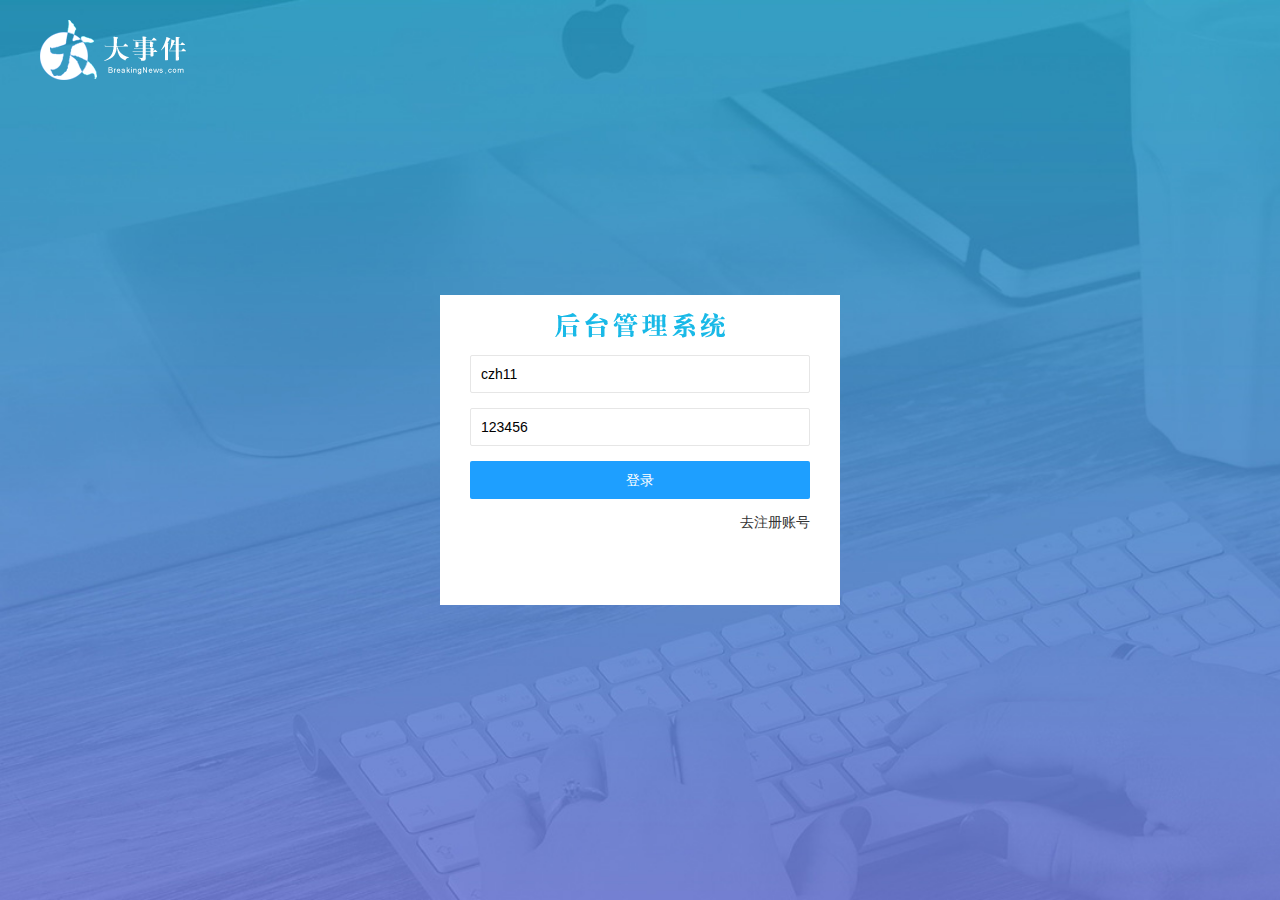
<file: login.html>
<!DOCTYPE html>
<html lang="en">

<head>
    <meta charset="UTF-8">
    <meta http-equiv="X-UA-Compatible" content="IE=edge">
    <meta name="viewport" content="width=device-width, initial-scale=1.0">
    <title>大事件-登录-注册</title>
    <!-- 引入luyui 的css文件 -->
    <link rel="stylesheet" href="/assets/lib/layui/css/layui.css">
    <!-- 引入本页面的css样式 -->
    <link rel="stylesheet" href="/assets/css/login.css">
</head>

<body>
    <!-- 设置logo -->
    <div class="layui-main header">
        <!-- logo -->
        <img src="/assets/images/logo.png" alt="">
    </div>

    <!-- 注册和登录区域 -->
    <div class="loginAndRegBox">
        <!-- 1.标题 -->
        <div class="titleBox"></div>
        <!-- 2.登录 -->
        <div class="login-box">
            <form class="layui-form" action="" id="form_login">
                <!-- 登录 -->
                <div class="layui-form-item">
                    <input value="czh11" type="text" name="username" required lay-verify="required|username"
                        placeholder="请输入用户名" autocomplete="off" class="layui-input">
                </div>
                <!-- 密码 -->
                <div class="layui-form-item">
                    <input value="123456" type="text" name="password" required lay-verify="required|pwd"
                        placeholder="请输入密码" autocomplete="off" class="layui-input">
                </div>
                <!-- 提交 -->
                <div class="layui-form-item">
                    <button class="layui-btn layui-btn-fluid layui-btn-normal" lay-submit
                        lay-filter="formDemo">登录</button>
                </div>
                <!-- a链接 -->
                <div class="layui-form-item links">
                    <a href="javascript:;" id="link_reg">去注册账号</a>
                </div>
            </form>
        </div>
        <!-- 3.注册 -->
        <div class="reg-box">
            <form class="layui-form" action="" id="form_reg">
                <!-- 登录 -->
                <div class="layui-form-item">
                    <input type="text" name="username" required lay-verify="required|username" placeholder="请输入用户名"
                        autocomplete="off" class="layui-input">
                </div>
                <!-- 密码 -->
                <div class="layui-form-item">
                    <input type="text" name="password" required lay-verify="required|pwd" placeholder="请输入密码"
                        autocomplete="off" class="layui-input">
                </div>
                <!-- 确认密码 -->
                <div class="layui-form-item">
                    <input type="text" name="repassword" required lay-verify="required|pwd|repwd" placeholder="请确认密码"
                        autocomplete="off" class="layui-input">
                </div>
                <!-- 提交 -->
                <div class="layui-form-item">
                    <button class="layui-btn layui-btn-fluid layui-btn-normal" lay-submit
                        lay-filter="formDemo">注册</button>
                </div>
                <!-- a链接 -->
                <div class="layui-form-item links">
                    <a href="javascript:;" id="link_login">去登录</a>
                </div>
            </form>
        </div>
    </div>


    <script src="/assets/lib/layui/layui.all.js"></script>
    <!-- 引入jq文件 -->
    <script src="/assets/lib/jquery.js"></script>
    <!-- 引入 baseAPI js 文件 -->
    <script src="/assets/js/base.js"></script>
    <!-- 引入本页面的js -->
    <script src="/assets/js/login.js"></script>
</body>

</html>
</file>
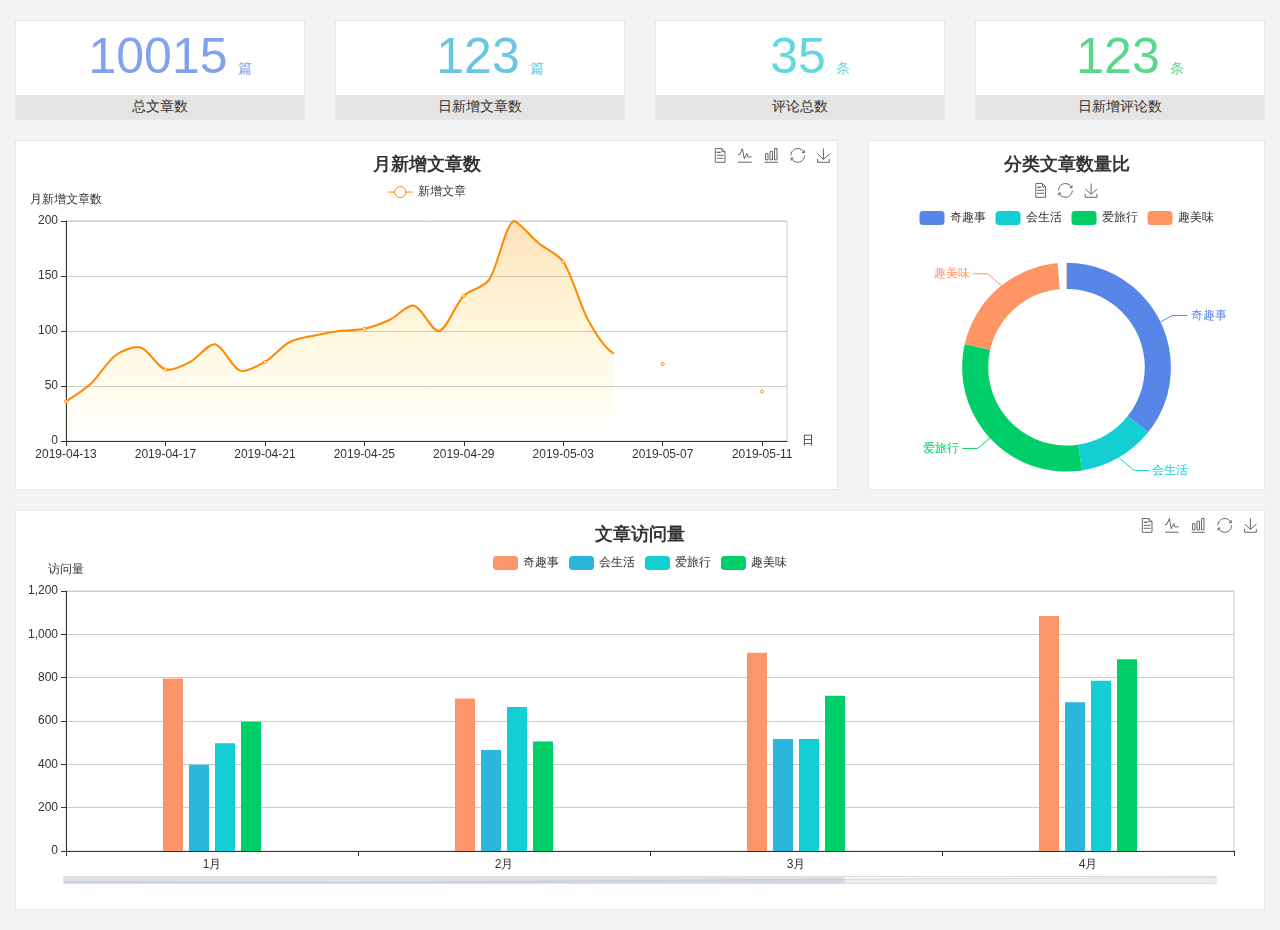
<file: home/dashboard.html>
<!DOCTYPE html>
<html lang="en">

<head>
  <meta charset="UTF-8">
  <meta name="viewport" content="width=device-width, initial-scale=1.0">
  <meta http-equiv="X-UA-Compatible" content="ie=edge">
  <title>图表统计</title>
  <link rel="stylesheet" href="../assets/lib/bootstrap.css" />
  <link rel="stylesheet" href="../assets/lib/main.css" />
  <script src="../assets/lib/jquery.js"></script>
  <script type="text/javascript" src="../assets/lib/echarts.min.js"></script>
</head>

<body>
  <div class="container-fluid">
    <div class="row spannel_list">
      <div class="col-sm-3 col-xs-6">
        <div class="spannel">
          <em>10015</em><span>篇</span>
          <b>总文章数</b>
        </div>
      </div>
      <div class="col-sm-3 col-xs-6">
        <div class="spannel scolor01">
          <em>123</em><span>篇</span>
          <b>日新增文章数</b>
        </div>
      </div>
      <div class="col-sm-3 col-xs-6">
        <div class="spannel scolor02">
          <em>35</em><span>条</span>
          <b>评论总数</b>
        </div>
      </div>
      <div class="col-sm-3 col-xs-6">
        <div class="spannel scolor03">
          <em>123</em><span>条</span>
          <b>日新增评论数</b>
        </div>
      </div>
    </div>
  </div>

  <div class="container-fluid">
    <div class="row curve-pie">
      <div class="col-lg-8 col-md-8">
        <div class="gragh_pannel" id="curve_show"></div>
      </div>
      <div class="col-lg-4 col-md-4">
        <div class="gragh_pannel" id="pie_show"></div>
      </div>
    </div>
  </div>

  <div class="container-fluid">
    <div class="column_pannel" id="column_show"></div>
  </div>

  <script>
    var oChart = echarts.init(document.getElementById('curve_show'));
    var aList_all = [
      { 'count': 36, 'date': '2019-04-13' },
      { 'count': 52, 'date': '2019-04-14' },
      { 'count': 78, 'date': '2019-04-15' },
      { 'count': 85, 'date': '2019-04-16' },
      { 'count': 65, 'date': '2019-04-17' },
      { 'count': 72, 'date': '2019-04-18' },
      { 'count': 88, 'date': '2019-04-19' },
      { 'count': 64, 'date': '2019-04-20' },
      { 'count': 72, 'date': '2019-04-21' },
      { 'count': 90, 'date': '2019-04-22' },
      { 'count': 96, 'date': '2019-04-23' },
      { 'count': 100, 'date': '2019-04-24' },
      { 'count': 102, 'date': '2019-04-25' },
      { 'count': 110, 'date': '2019-04-26' },
      { 'count': 123, 'date': '2019-04-27' },
      { 'count': 100, 'date': '2019-04-28' },
      { 'count': 132, 'date': '2019-04-29' },
      { 'count': 146, 'date': '2019-04-30' },
      { 'count': 200, 'date': '2019-05-01' },
      { 'count': 180, 'date': '2019-05-02' },
      { 'count': 163, 'date': '2019-05-03' },
      { 'count': 110, 'date': '2019-05-04' },
      { 'count': 80, 'date': '2019-05-05' },
      { 'count': 82, 'date': '2019-05-06' },
      { 'count': 70, 'date': '2019-05-07' },
      { 'count': 65, 'date': '2019-05-08' },
      { 'count': 54, 'date': '2019-05-09' },
      { 'count': 40, 'date': '2019-05-10' },
      { 'count': 45, 'date': '2019-05-11' },
      { 'count': 38, 'date': '2019-05-12' },
    ];

    let aCount = [];
    let aDate = [];

    for (var i = 0; i < aList_all.length; i++) {
      aCount.push(aList_all[i].count);
      aDate.push(aList_all[i].date);
    }

    var chartopt = {
      title: {
        text: '月新增文章数',
        left: 'center',
        top: '10'
      },
      tooltip: {
        trigger: 'axis'
      },
      legend: {
        data: ['新增文章'],
        top: '40'
      },
      toolbox: {
        show: true,
        feature: {
          mark: { show: true },
          dataView: { show: true, readOnly: false },
          magicType: { show: true, type: ['line', 'bar'] },
          restore: { show: true },
          saveAsImage: { show: true }
        }
      },
      calculable: true,
      xAxis: [
        {
          name: '日',
          type: 'category',
          boundaryGap: false,
          data: aDate
        }
      ],
      yAxis: [
        {
          name: '月新增文章数',
          type: 'value'
        }
      ],
      series: [
        {
          name: '新增文章',
          type: 'line',
          smooth: true,
          itemStyle: { normal: { areaStyle: { type: 'default' }, color: '#f80' }, lineStyle: { color: '#f80' } },
          data: aCount
        }],
      areaStyle: {
        normal: {
          color: new echarts.graphic.LinearGradient(0, 0, 0, 1, [{
            offset: 0,
            color: 'rgba(255,136,0,0.39)'
          }, {
            offset: .34,
            color: 'rgba(255,180,0,0.25)'
          }, {
            offset: 1,
            color: 'rgba(255,222,0,0.00)'
          }])

        }
      },
      grid: {
        show: true,
        x: 50,
        x2: 50,
        y: 80,
        height: 220
      }
    };

    oChart.setOption(chartopt);


    var oPie = echarts.init(document.getElementById('pie_show'));
    var oPieopt =
    {
      title: {
        top: 10,
        text: '分类文章数量比',
        x: 'center'
      },
      tooltip: {
        trigger: 'item',
        formatter: "{a} <br/>{b} : {c} ({d}%)"
      },
      color: ['#5885e8', '#13cfd5', '#00ce68', '#ff9565'],
      legend: {
        x: 'center',
        top: 65,
        data: ['奇趣事', '会生活', '爱旅行', '趣美味']
      },
      toolbox: {
        show: true,
        x: 'center',
        top: 35,
        feature: {
          mark: { show: true },
          dataView: { show: true, readOnly: false },
          magicType: {
            show: true,
            type: ['pie', 'funnel'],
            option: {
              funnel: {
                x: '25%',
                width: '50%',
                funnelAlign: 'left',
                max: 1548
              }
            }
          },
          restore: { show: true },
          saveAsImage: { show: true }
        }
      },
      calculable: true,
      series: [
        {
          name: '访问来源',
          type: 'pie',
          radius: ['45%', '60%'],
          center: ['50%', '65%'],
          data: [
            { value: 300, name: '奇趣事' },
            { value: 100, name: '会生活' },
            { value: 260, name: '爱旅行' },
            { value: 180, name: '趣美味' }
          ]
        }
      ]
    };
    oPie.setOption(oPieopt);



    var oColumn = this.echarts.init(document.getElementById('column_show'));
    var oColumnopt =
    {
      title: {
        text: '文章访问量',
        left: 'center',
        top: '10'
      },
      tooltip: {
        trigger: 'axis'
      },
      legend: {
        data: ['奇趣事', '会生活', '爱旅行', '趣美味'],
        top: '40'
      },
      toolbox: {
        show: true,
        feature: {
          mark: { show: true },
          dataView: { show: true, readOnly: false },
          magicType: { show: true, type: ['line', 'bar'] },
          restore: { show: true },
          saveAsImage: { show: true }
        }
      },
      calculable: true,
      xAxis: [
        {
          type: 'category',
          data: ['1月', '2月', '3月', '4月', '5月']
        }
      ],
      yAxis: [
        {
          name: '访问量',
          type: 'value'
        }
      ],
      series: [
        {
          name: '奇趣事',
          type: 'bar',
          barWidth: 20,
          itemStyle: {
            normal: { areaStyle: { type: 'default' }, color: '#fd956a' }
          },
          data: [800, 708, 920, 1090, 1200]
        },
        {
          name: '会生活',
          type: 'bar',
          barWidth: 20,
          itemStyle: {
            normal: { areaStyle: { type: 'default' }, color: '#2bb6db' }
          },
          data: [400, 468, 520, 690, 800]
        },
        {
          name: '爱旅行',
          type: 'bar',
          barWidth: 20,
          itemStyle: {
            normal: { areaStyle: { type: 'default' }, color: '#13cfd5' }
          },
          data: [500, 668, 520, 790, 900]
        },
        {
          name: '趣美味',
          type: 'bar',
          barWidth: 20,
          itemStyle: {
            normal: { areaStyle: { type: 'default' }, color: '#00ce68' }
          },
          data: [600, 508, 720, 890, 1000]
        }
      ],
      grid: {
        show: true,
        x: 50,
        x2: 30,
        y: 80,
        height: 260
      },
      dataZoom: [//给x轴设置滚动条
        {
          start: 0,//默认为0
          end: 100 - 1000 / 31,//默认为100
          type: 'slider',
          show: true,
          xAxisIndex: [0],
          handleSize: 0,//滑动条的 左右2个滑动条的大小
          height: 8,//组件高度
          left: 45, //左边的距离
          right: 50,//右边的距离
          bottom: 26,//右边的距离
          handleColor: '#ddd',//h滑动图标的颜色
          handleStyle: {
            borderColor: "#cacaca",
            borderWidth: "1",
            shadowBlur: 2,
            background: "#ddd",
            shadowColor: "#ddd",
          }
        }]
    };
    oColumn.setOption(oColumnopt);
  </script>
</body>

</html>
</file>
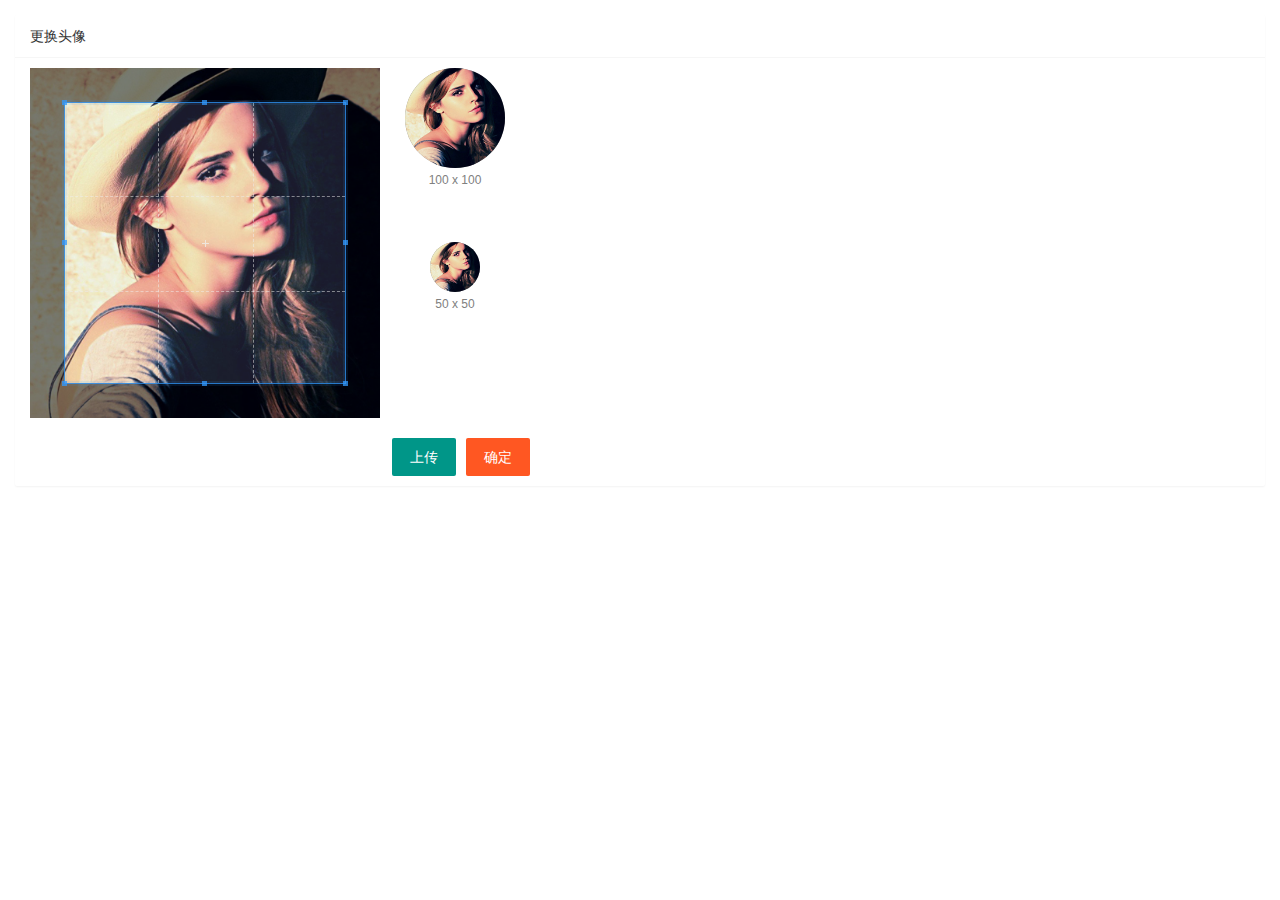
<file: user/user_avatar.html>
<!DOCTYPE html>
<html lang="en">

<head>
    <meta charset="UTF-8">
    <meta http-equiv="X-UA-Compatible" content="IE=edge">
    <meta name="viewport" content="width=device-width, initial-scale=1.0">
    <title>基本资料</title>
    <link rel="stylesheet" href="/assets/lib/cropper/cropper.css">
    <link rel="stylesheet" href="/assets/lib/layui/css/layui.css">
    <link rel="stylesheet" href="/assets/css/user/user_avavtar.css">
    
</head>

<body>
    <div class="layui-card">
        <div class="layui-card-header">更换头像</div>
        <div class="layui-card-body">
            <!-- 第一行的图片裁剪和预览区域 -->
            <div class="row1">
                <!-- 图片裁剪区域 -->
                <div class="cropper-box">
                    <!-- 这个 img 标签很重要，将来会把它初始化为裁剪区域 -->
                    <img id="image" src="/assets/images/sample.jpg" />
                </div>
                <!-- 图片的预览区域 -->
                <div class="preview-box">
                    <div>
                        <!-- 宽高为 100px 的预览区域 -->
                        <div class="img-preview w100"></div>
                        <p class="size">100 x 100</p>
                    </div>
                    <div>
                        <!-- 宽高为 50px 的预览区域 -->
                        <div class="img-preview w50"></div>
                        <p class="size">50 x 50</p>
                    </div>
                </div>
            </div>

            <!-- 第二行的按钮区域 -->
            <div class="row2">
                <input style="display: none;" type="file" id="file" accept="imgage/png">
                <button type="button" class="layui-btn" id="btnChooseImage">上传</button>
                <button id="btnUpload" type="button" class="layui-btn layui-btn-danger">确定</button>
            </div>
        </div>
    </div>
    <script src="/assets/lib/layui/layui.all.js"></script>
    <script src="/assets/lib/jquery.js"></script>
    <script src="/assets/lib/cropper/Cropper.js"></script>
    <script src="/assets/lib/cropper/jquery-cropper.js"></script>
    <script src="/assets/js/base.js"></script>
    <script src="/assets/js/user/user_avavtar.js"></script>
</body>

</html>
</file>
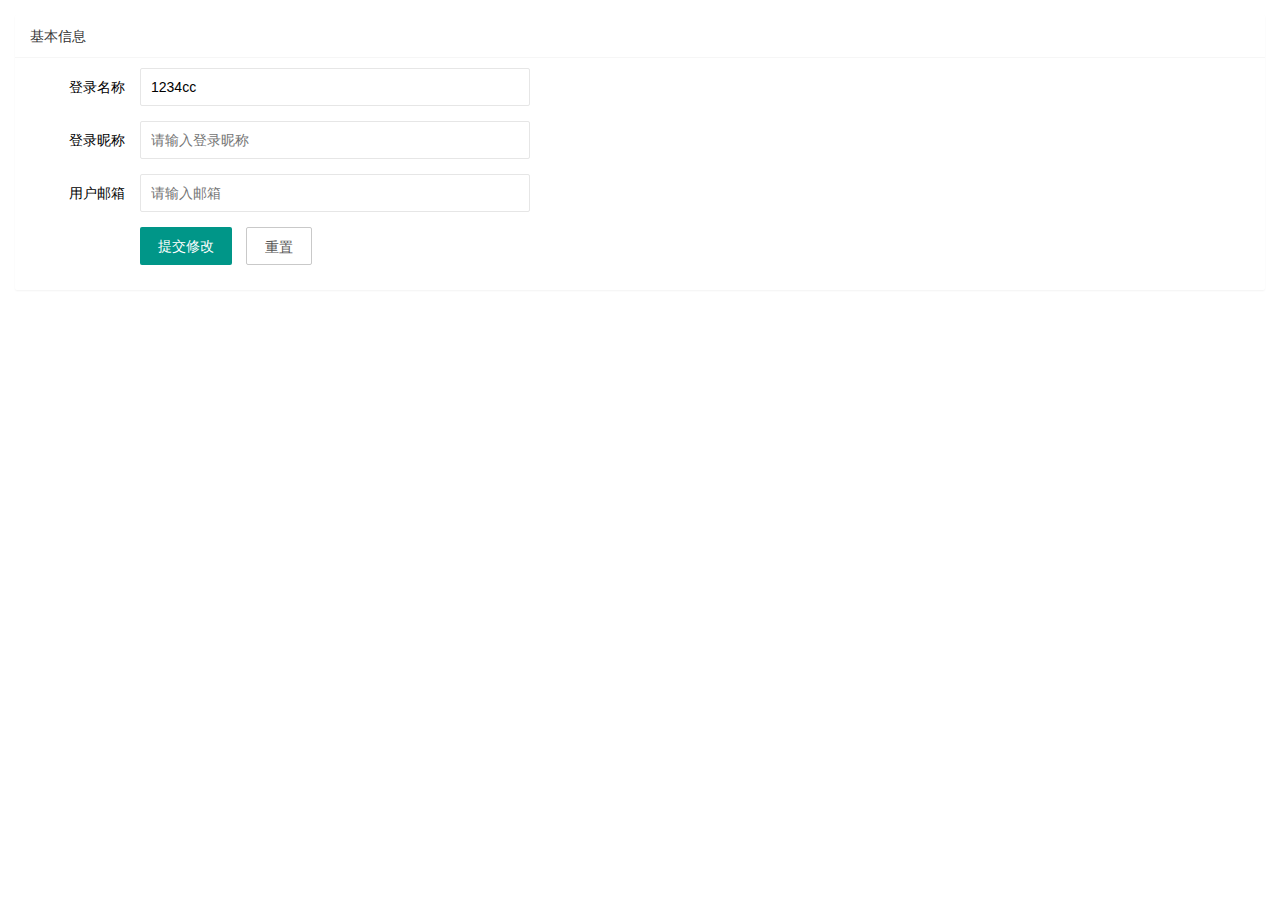
<file: user/user_info.html>
<!DOCTYPE html>
<html lang="en">

<head>
    <meta charset="UTF-8">
    <meta http-equiv="X-UA-Compatible" content="IE=edge">
    <meta name="viewport" content="width=device-width, initial-scale=1.0">
    <title>基本资料</title>
    <link rel="stylesheet" href="/assets/lib/layui/css/layui.css">
    <link rel="stylesheet" href="/assets/css/user/user_info.css">
</head>

<body>
    <div class="layui-card">
        <div class="layui-card-header">基本信息</div>
        <div class="layui-card-body">
            <form class="layui-form" action="" lay-filter="formUserInfo">

                <input type="hidden" name="id">
                <!-- 登录名称 -->
                <div class="layui-form-item">
                    <label class="layui-form-label">登录名称</label>
                    <div class="layui-input-block">
                        <input readonly value="1234cc" type="text" name="username" required
                            lay-verify="required|username" placeholder="请输入登录名称" autocomplete="off" class="layui-input">
                    </div>
                </div>
                <!-- 登录名昵称 -->
                <div class="layui-form-item">
                    <label class="layui-form-label">登录昵称</label>
                    <div class="layui-input-block">
                        <input type="text" name="nickname" required lay-verify="required|nickname" placeholder="请输入登录昵称"
                            autocomplete="off" class="layui-input">
                    </div>
                </div>
                <!-- 登录名邮箱 -->
                <div class="layui-form-item">
                    <label class="layui-form-label">用户邮箱</label>
                    <div class="layui-input-block">
                        <input type="text" name="email" required lay-verify="required|email" placeholder="请输入邮箱"
                            autocomplete="off" class="layui-input">
                    </div>
                </div>
                <!-- 提交 -->
                <div class="layui-form-item">
                    <div class="layui-input-block">
                        <button class="layui-btn" lay-submit lay-filter="formDemo">提交修改</button>
                        <button type="reset" class="layui-btn layui-btn-primary" id="btnReset">重置</button>
                    </div>
                </div>

            </form>
        </div>
    </div>
    <script src="/assets/lib/layui/layui.all.js"></script>
    <script src="/assets/lib/jquery.js"></script>
    <script src="/assets/js/base.js"></script>
    <script src="/assets/js/user/user_info.js"></script>
</body>

</html>
</file>
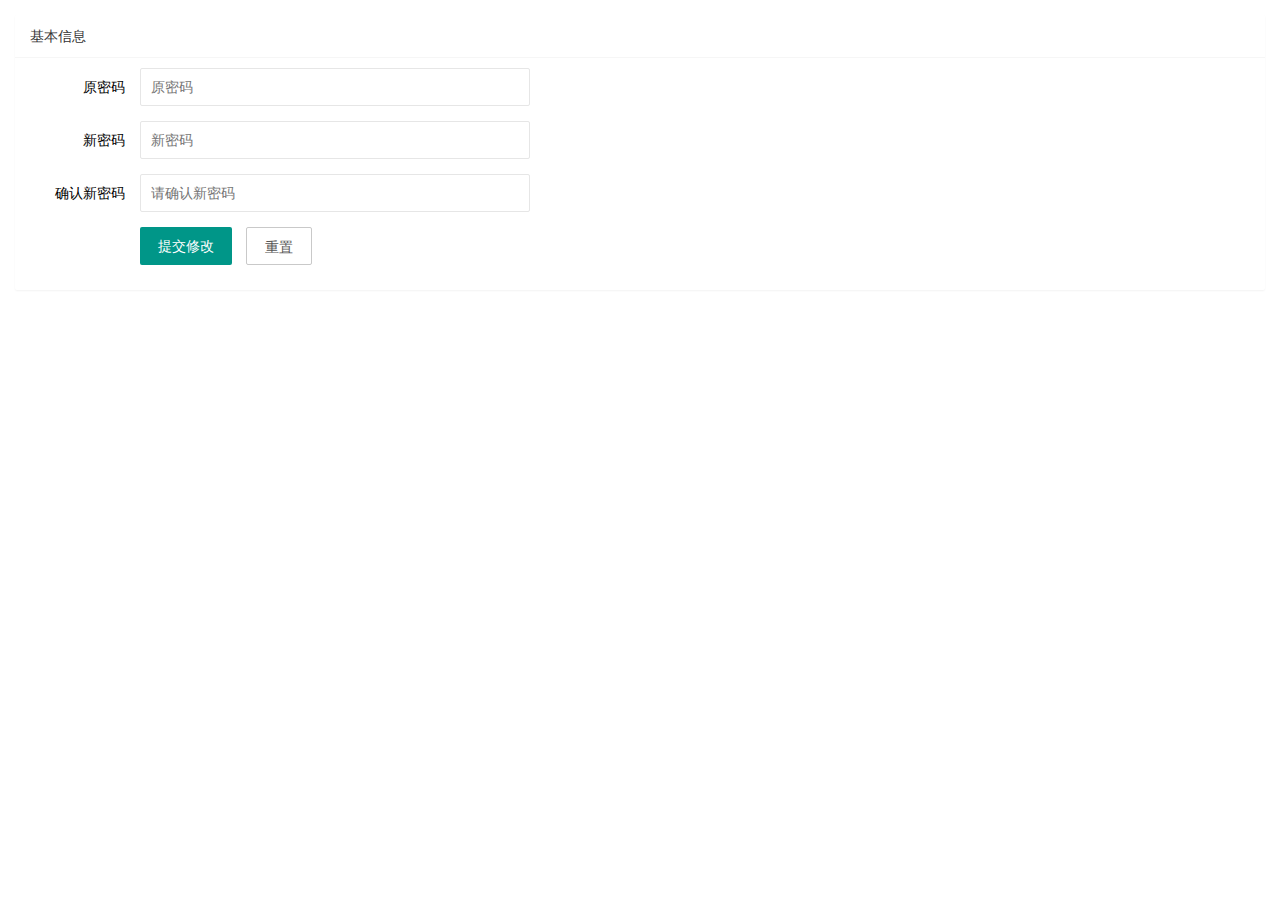
<file: user/user_pwd.html>
<!DOCTYPE html>
<html lang="en">

<head>
    <meta charset="UTF-8">
    <meta http-equiv="X-UA-Compatible" content="IE=edge">
    <meta name="viewport" content="width=device-width, initial-scale=1.0">
    <title>基本资料</title>
    <link rel="stylesheet" href="/assets/lib/layui/css/layui.css">
    <link rel="stylesheet" href="/assets/css/user/user_pwd.css">
</head>

<body>
    <div class="layui-card">
        <div class="layui-card-header">基本信息</div>
        <div class="layui-card-body">
            <form class="layui-form" action="">
                <!-- 原密码 -->
                <div class="layui-form-item">
                    <label class="layui-form-label">原密码</label>
                    <div class="layui-input-block">
                        <input type="text" name="oldPwd" required lay-verify="required|pwd|oldPwd" placeholder="原密码"
                            autocomplete="off" class="layui-input">
                    </div>
                </div>
                <!-- 新密码 -->
                <div class="layui-form-item">
                    <label class="layui-form-label">新密码</label>
                    <div class="layui-input-block">
                        <input type="text" name="newPwd" required lay-verify="required|pwd|newPwd" placeholder="新密码"
                            autocomplete="off" class="layui-input">
                    </div>
                </div>
                <!-- 确认新密码 -->
                <div class="layui-form-item">
                    <label class="layui-form-label">确认新密码</label>
                    <div class="layui-input-block">
                        <input type="text" name="rePwd" required lay-verify="required|pwd|rePwd" placeholder="请确认新密码"
                            autocomplete="off" class="layui-input">
                    </div>
                </div>
                <!-- 修改密码 -->
                <div class="layui-form-item">
                    <div class="layui-input-block">
                        <button class="layui-btn" lay-submit lay-filter="formDemo">提交修改</button>
                        <button type="reset" class="layui-btn layui-btn-primary">重置</button>
                    </div>
                </div>
            </form>
        </div>
    </div>
    <script src="/assets/lib/layui/layui.all.js"></script>
    <script src="/assets/lib/jquery.js"></script>
    <script src="/assets/js/base.js"></script>
    <script src="/assets/js/user/user_pwd.js"></script>
</body>

</html>
</file>
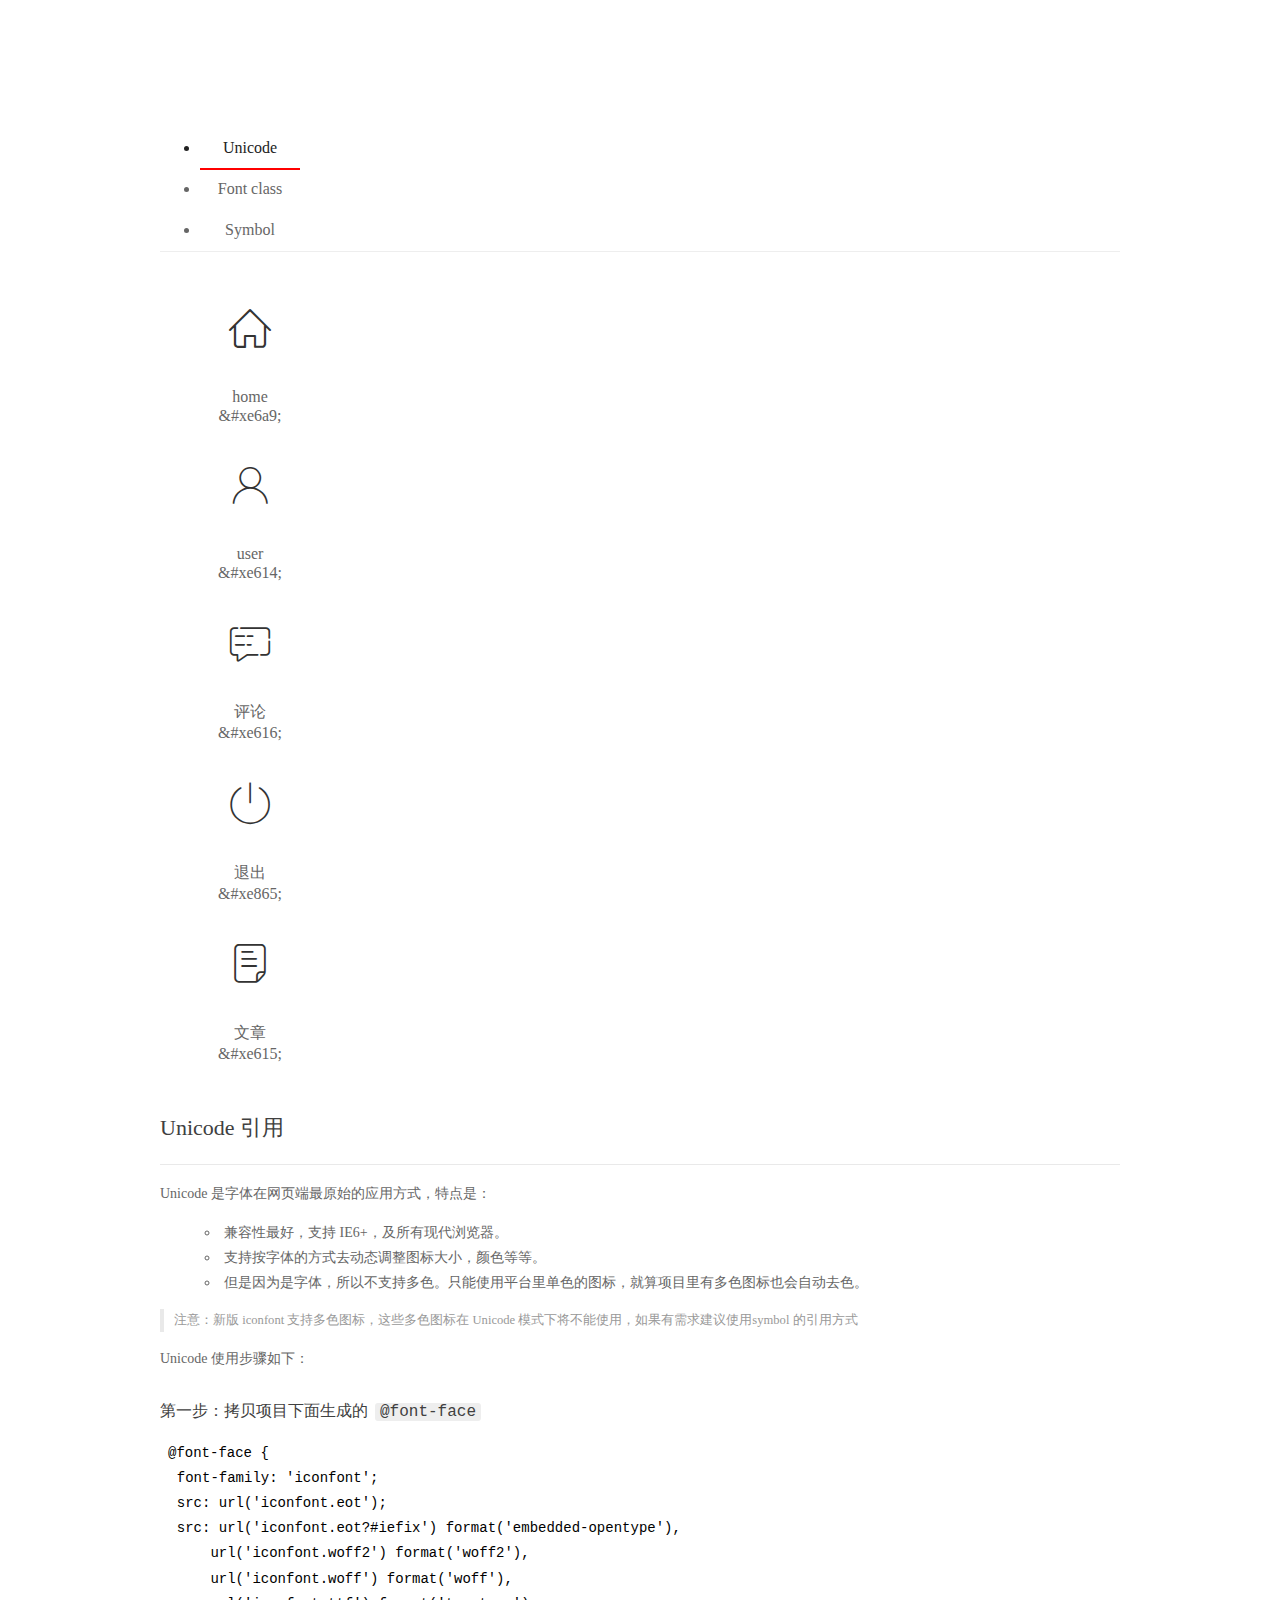
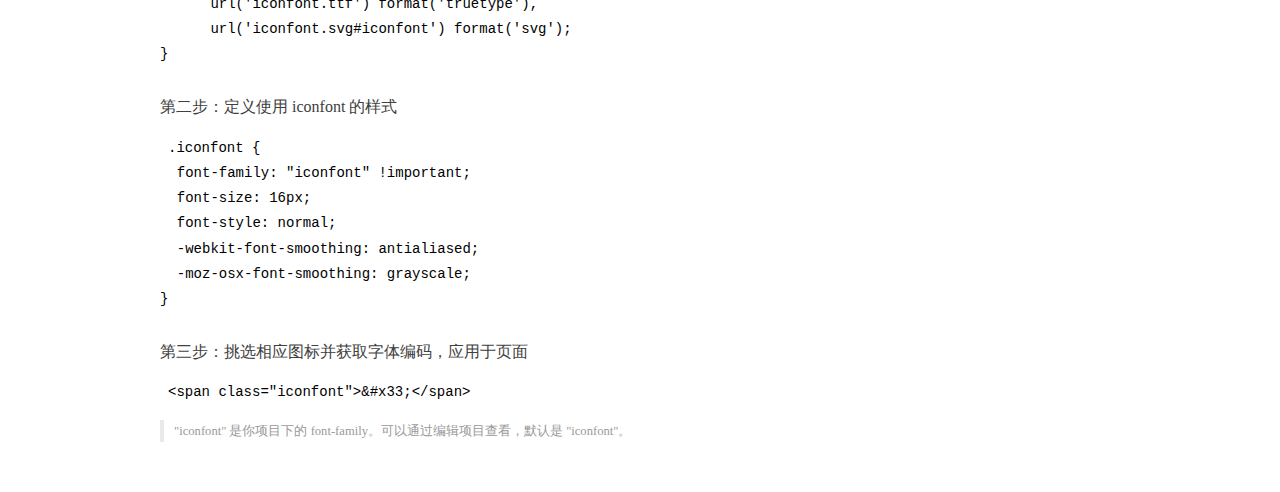
<file: assets/fonts/demo_index.html>
<!DOCTYPE html>
<html>
<head>
  <meta charset="utf-8"/>
  <title>IconFont Demo</title>
  <link rel="shortcut icon" href="https://gtms04.alicdn.com/tps/i4/TB1_oz6GVXXXXaFXpXXJDFnIXXX-64-64.ico" type="image/x-icon"/>
  <link rel="stylesheet" href="https://g.alicdn.com/thx/cube/1.3.2/cube.min.css">
  <link rel="stylesheet" href="demo.css">
  <link rel="stylesheet" href="iconfont.css">
  <script src="iconfont.js"></script>
  <!-- jQuery -->
  <script src="https://a1.alicdn.com/oss/uploads/2018/12/26/7bfddb60-08e8-11e9-9b04-53e73bb6408b.js"></script>
  <!-- 代码高亮 -->
  <script src="https://a1.alicdn.com/oss/uploads/2018/12/26/a3f714d0-08e6-11e9-8a15-ebf944d7534c.js"></script>
</head>
<body>
  <div class="main">
    <h1 class="logo"><a href="https://www.iconfont.cn/" title="iconfont 首页" target="_blank">&#xe86b;</a></h1>
    <div class="nav-tabs">
      <ul id="tabs" class="dib-box">
        <li class="dib active"><span>Unicode</span></li>
        <li class="dib"><span>Font class</span></li>
        <li class="dib"><span>Symbol</span></li>
      </ul>
      
    </div>
    <div class="tab-container">
      <div class="content unicode" style="display: block;">
          <ul class="icon_lists dib-box">
          
            <li class="dib">
              <span class="icon iconfont">&#xe6a9;</span>
                <div class="name">home</div>
                <div class="code-name">&amp;#xe6a9;</div>
              </li>
          
            <li class="dib">
              <span class="icon iconfont">&#xe614;</span>
                <div class="name">user</div>
                <div class="code-name">&amp;#xe614;</div>
              </li>
          
            <li class="dib">
              <span class="icon iconfont">&#xe616;</span>
                <div class="name">评论</div>
                <div class="code-name">&amp;#xe616;</div>
              </li>
          
            <li class="dib">
              <span class="icon iconfont">&#xe865;</span>
                <div class="name">退出</div>
                <div class="code-name">&amp;#xe865;</div>
              </li>
          
            <li class="dib">
              <span class="icon iconfont">&#xe615;</span>
                <div class="name">文章</div>
                <div class="code-name">&amp;#xe615;</div>
              </li>
          
          </ul>
          <div class="article markdown">
          <h2 id="unicode-">Unicode 引用</h2>
          <hr>

          <p>Unicode 是字体在网页端最原始的应用方式，特点是：</p>
          <ul>
            <li>兼容性最好，支持 IE6+，及所有现代浏览器。</li>
            <li>支持按字体的方式去动态调整图标大小，颜色等等。</li>
            <li>但是因为是字体，所以不支持多色。只能使用平台里单色的图标，就算项目里有多色图标也会自动去色。</li>
          </ul>
          <blockquote>
            <p>注意：新版 iconfont 支持多色图标，这些多色图标在 Unicode 模式下将不能使用，如果有需求建议使用symbol 的引用方式</p>
          </blockquote>
          <p>Unicode 使用步骤如下：</p>
          <h3 id="-font-face">第一步：拷贝项目下面生成的 <code>@font-face</code></h3>
<pre><code class="language-css"
>@font-face {
  font-family: 'iconfont';
  src: url('iconfont.eot');
  src: url('iconfont.eot?#iefix') format('embedded-opentype'),
      url('iconfont.woff2') format('woff2'),
      url('iconfont.woff') format('woff'),
      url('iconfont.ttf') format('truetype'),
      url('iconfont.svg#iconfont') format('svg');
}
</code></pre>
          <h3 id="-iconfont-">第二步：定义使用 iconfont 的样式</h3>
<pre><code class="language-css"
>.iconfont {
  font-family: "iconfont" !important;
  font-size: 16px;
  font-style: normal;
  -webkit-font-smoothing: antialiased;
  -moz-osx-font-smoothing: grayscale;
}
</code></pre>
          <h3 id="-">第三步：挑选相应图标并获取字体编码，应用于页面</h3>
<pre>
<code class="language-html"
>&lt;span class="iconfont"&gt;&amp;#x33;&lt;/span&gt;
</code></pre>
          <blockquote>
            <p>"iconfont" 是你项目下的 font-family。可以通过编辑项目查看，默认是 "iconfont"。</p>
          </blockquote>
          </div>
      </div>
      <div class="content font-class">
        <ul class="icon_lists dib-box">
          
          <li class="dib">
            <span class="icon iconfont icon-home"></span>
            <div class="name">
              home
            </div>
            <div class="code-name">.icon-home
            </div>
          </li>
          
          <li class="dib">
            <span class="icon iconfont icon-user"></span>
            <div class="name">
              user
            </div>
            <div class="code-name">.icon-user
            </div>
          </li>
          
          <li class="dib">
            <span class="icon iconfont icon-pinglun"></span>
            <div class="name">
              评论
            </div>
            <div class="code-name">.icon-pinglun
            </div>
          </li>
          
          <li class="dib">
            <span class="icon iconfont icon-tuichu"></span>
            <div class="name">
              退出
            </div>
            <div class="code-name">.icon-tuichu
            </div>
          </li>
          
          <li class="dib">
            <span class="icon iconfont icon-16"></span>
            <div class="name">
              文章
            </div>
            <div class="code-name">.icon-16
            </div>
          </li>
          
        </ul>
        <div class="article markdown">
        <h2 id="font-class-">font-class 引用</h2>
        <hr>

        <p>font-class 是 Unicode 使用方式的一种变种，主要是解决 Unicode 书写不直观，语意不明确的问题。</p>
        <p>与 Unicode 使用方式相比，具有如下特点：</p>
        <ul>
          <li>兼容性良好，支持 IE8+，及所有现代浏览器。</li>
          <li>相比于 Unicode 语意明确，书写更直观。可以很容易分辨这个 icon 是什么。</li>
          <li>因为使用 class 来定义图标，所以当要替换图标时，只需要修改 class 里面的 Unicode 引用。</li>
          <li>不过因为本质上还是使用的字体，所以多色图标还是不支持的。</li>
        </ul>
        <p>使用步骤如下：</p>
        <h3 id="-fontclass-">第一步：引入项目下面生成的 fontclass 代码：</h3>
<pre><code class="language-html">&lt;link rel="stylesheet" href="./iconfont.css"&gt;
</code></pre>
        <h3 id="-">第二步：挑选相应图标并获取类名，应用于页面：</h3>
<pre><code class="language-html">&lt;span class="iconfont icon-xxx"&gt;&lt;/span&gt;
</code></pre>
        <blockquote>
          <p>"
            iconfont" 是你项目下的 font-family。可以通过编辑项目查看，默认是 "iconfont"。</p>
        </blockquote>
      </div>
      </div>
      <div class="content symbol">
          <ul class="icon_lists dib-box">
          
            <li class="dib">
                <svg class="icon svg-icon" aria-hidden="true">
                  <use xlink:href="#icon-home"></use>
                </svg>
                <div class="name">home</div>
                <div class="code-name">#icon-home</div>
            </li>
          
            <li class="dib">
                <svg class="icon svg-icon" aria-hidden="true">
                  <use xlink:href="#icon-user"></use>
                </svg>
                <div class="name">user</div>
                <div class="code-name">#icon-user</div>
            </li>
          
            <li class="dib">
                <svg class="icon svg-icon" aria-hidden="true">
                  <use xlink:href="#icon-pinglun"></use>
                </svg>
                <div class="name">评论</div>
                <div class="code-name">#icon-pinglun</div>
            </li>
          
            <li class="dib">
                <svg class="icon svg-icon" aria-hidden="true">
                  <use xlink:href="#icon-tuichu"></use>
                </svg>
                <div class="name">退出</div>
                <div class="code-name">#icon-tuichu</div>
            </li>
          
            <li class="dib">
                <svg class="icon svg-icon" aria-hidden="true">
                  <use xlink:href="#icon-16"></use>
                </svg>
                <div class="name">文章</div>
                <div class="code-name">#icon-16</div>
            </li>
          
          </ul>
          <div class="article markdown">
          <h2 id="symbol-">Symbol 引用</h2>
          <hr>

          <p>这是一种全新的使用方式，应该说这才是未来的主流，也是平台目前推荐的用法。相关介绍可以参考这篇<a href="">文章</a>
            这种用法其实是做了一个 SVG 的集合，与另外两种相比具有如下特点：</p>
          <ul>
            <li>支持多色图标了，不再受单色限制。</li>
            <li>通过一些技巧，支持像字体那样，通过 <code>font-size</code>, <code>color</code> 来调整样式。</li>
            <li>兼容性较差，支持 IE9+，及现代浏览器。</li>
            <li>浏览器渲染 SVG 的性能一般，还不如 png。</li>
          </ul>
          <p>使用步骤如下：</p>
          <h3 id="-symbol-">第一步：引入项目下面生成的 symbol 代码：</h3>
<pre><code class="language-html">&lt;script src="./iconfont.js"&gt;&lt;/script&gt;
</code></pre>
          <h3 id="-css-">第二步：加入通用 CSS 代码（引入一次就行）：</h3>
<pre><code class="language-html">&lt;style&gt;
.icon {
  width: 1em;
  height: 1em;
  vertical-align: -0.15em;
  fill: currentColor;
  overflow: hidden;
}
&lt;/style&gt;
</code></pre>
          <h3 id="-">第三步：挑选相应图标并获取类名，应用于页面：</h3>
<pre><code class="language-html">&lt;svg class="icon" aria-hidden="true"&gt;
  &lt;use xlink:href="#icon-xxx"&gt;&lt;/use&gt;
&lt;/svg&gt;
</code></pre>
          </div>
      </div>

    </div>
  </div>
  <script>
  $(document).ready(function () {
      $('.tab-container .content:first').show()

      $('#tabs li').click(function (e) {
        var tabContent = $('.tab-container .content')
        var index = $(this).index()

        if ($(this).hasClass('active')) {
          return
        } else {
          $('#tabs li').removeClass('active')
          $(this).addClass('active')

          tabContent.hide().eq(index).fadeIn()
        }
      })
    })
  </script>
</body>
</html>
</file>
<file: assets/lib/layui/css/layui.css>
/** layui-v2.5.5 MIT License By https://www.layui.com */
 .layui-inline,img{display:inline-block;vertical-align:middle}h1,h2,h3,h4,h5,h6{font-weight:400}.layui-edge,.layui-header,.layui-inline,.layui-main{position:relative}.layui-body,.layui-edge,.layui-elip{overflow:hidden}.layui-btn,.layui-edge,.layui-inline,img{vertical-align:middle}.layui-btn,.layui-disabled,.layui-icon,.layui-unselect{-moz-user-select:none;-webkit-user-select:none;-ms-user-select:none}.layui-elip,.layui-form-checkbox span,.layui-form-pane .layui-form-label{text-overflow:ellipsis;white-space:nowrap}.layui-breadcrumb,.layui-tree-btnGroup{visibility:hidden}blockquote,body,button,dd,div,dl,dt,form,h1,h2,h3,h4,h5,h6,input,li,ol,p,pre,td,textarea,th,ul{margin:0;padding:0;-webkit-tap-highlight-color:rgba(0,0,0,0)}a:active,a:hover{outline:0}img{border:none}li{list-style:none}table{border-collapse:collapse;border-spacing:0}h4,h5,h6{font-size:100%}button,input,optgroup,option,select,textarea{font-family:inherit;font-size:inherit;font-style:inherit;font-weight:inherit;outline:0}pre{white-space:pre-wrap;white-space:-moz-pre-wrap;white-space:-pre-wrap;white-space:-o-pre-wrap;word-wrap:break-word}body{line-height:24px;font:14px Helvetica Neue,Helvetica,PingFang SC,Tahoma,Arial,sans-serif}hr{height:1px;margin:10px 0;border:0;clear:both}a{color:#333;text-decoration:none}a:hover{color:#777}a cite{font-style:normal;*cursor:pointer}.layui-border-box,.layui-border-box *{box-sizing:border-box}.layui-box,.layui-box *{box-sizing:content-box}.layui-clear{clear:both;*zoom:1}.layui-clear:after{content:'\20';clear:both;*zoom:1;display:block;height:0}.layui-inline{*display:inline;*zoom:1}.layui-edge{display:inline-block;width:0;height:0;border-width:6px;border-style:dashed;border-color:transparent}.layui-edge-top{top:-4px;border-bottom-color:#999;border-bottom-style:solid}.layui-edge-right{border-left-color:#999;border-left-style:solid}.layui-edge-bottom{top:2px;border-top-color:#999;border-top-style:solid}.layui-edge-left{border-right-color:#999;border-right-style:solid}.layui-disabled,.layui-disabled:hover{color:#d2d2d2!important;cursor:not-allowed!important}.layui-circle{border-radius:100%}.layui-show{display:block!important}.layui-hide{display:none!important}@font-face{font-family:layui-icon;src:url(../font/iconfont.eot?v=250);src:url(../font/iconfont.eot?v=250#iefix) format('embedded-opentype'),url(../font/iconfont.woff2?v=250) format('woff2'),url(../font/iconfont.woff?v=250) format('woff'),url(../font/iconfont.ttf?v=250) format('truetype'),url(../font/iconfont.svg?v=250#layui-icon) format('svg')}.layui-icon{font-family:layui-icon!important;font-size:16px;font-style:normal;-webkit-font-smoothing:antialiased;-moz-osx-font-smoothing:grayscale}.layui-icon-reply-fill:before{content:"\e611"}.layui-icon-set-fill:before{content:"\e614"}.layui-icon-menu-fill:before{content:"\e60f"}.layui-icon-search:before{content:"\e615"}.layui-icon-share:before{content:"\e641"}.layui-icon-set-sm:before{content:"\e620"}.layui-icon-engine:before{content:"\e628"}.layui-icon-close:before{content:"\1006"}.layui-icon-close-fill:before{content:"\1007"}.layui-icon-chart-screen:before{content:"\e629"}.layui-icon-star:before{content:"\e600"}.layui-icon-circle-dot:before{content:"\e617"}.layui-icon-chat:before{content:"\e606"}.layui-icon-release:before{content:"\e609"}.layui-icon-list:before{content:"\e60a"}.layui-icon-chart:before{content:"\e62c"}.layui-icon-ok-circle:before{content:"\1005"}.layui-icon-layim-theme:before{content:"\e61b"}.layui-icon-table:before{content:"\e62d"}.layui-icon-right:before{content:"\e602"}.layui-icon-left:before{content:"\e603"}.layui-icon-cart-simple:before{content:"\e698"}.layui-icon-face-cry:before{content:"\e69c"}.layui-icon-face-smile:before{content:"\e6af"}.layui-icon-survey:before{content:"\e6b2"}.layui-icon-tree:before{content:"\e62e"}.layui-icon-upload-circle:before{content:"\e62f"}.layui-icon-add-circle:before{content:"\e61f"}.layui-icon-download-circle:before{content:"\e601"}.layui-icon-templeate-1:before{content:"\e630"}.layui-icon-util:before{content:"\e631"}.layui-icon-face-surprised:before{content:"\e664"}.layui-icon-edit:before{content:"\e642"}.layui-icon-speaker:before{content:"\e645"}.layui-icon-down:before{content:"\e61a"}.layui-icon-file:before{content:"\e621"}.layui-icon-layouts:before{content:"\e632"}.layui-icon-rate-half:before{content:"\e6c9"}.layui-icon-add-circle-fine:before{content:"\e608"}.layui-icon-prev-circle:before{content:"\e633"}.layui-icon-read:before{content:"\e705"}.layui-icon-404:before{content:"\e61c"}.layui-icon-carousel:before{content:"\e634"}.layui-icon-help:before{content:"\e607"}.layui-icon-code-circle:before{content:"\e635"}.layui-icon-water:before{content:"\e636"}.layui-icon-username:before{content:"\e66f"}.layui-icon-find-fill:before{content:"\e670"}.layui-icon-about:before{content:"\e60b"}.layui-icon-location:before{content:"\e715"}.layui-icon-up:before{content:"\e619"}.layui-icon-pause:before{content:"\e651"}.layui-icon-date:before{content:"\e637"}.layui-icon-layim-uploadfile:before{content:"\e61d"}.layui-icon-delete:before{content:"\e640"}.layui-icon-play:before{content:"\e652"}.layui-icon-top:before{content:"\e604"}.layui-icon-friends:before{content:"\e612"}.layui-icon-refresh-3:before{content:"\e9aa"}.layui-icon-ok:before{content:"\e605"}.layui-icon-layer:before{content:"\e638"}.layui-icon-face-smile-fine:before{content:"\e60c"}.layui-icon-dollar:before{content:"\e659"}.layui-icon-group:before{content:"\e613"}.layui-icon-layim-download:before{content:"\e61e"}.layui-icon-picture-fine:before{content:"\e60d"}.layui-icon-link:before{content:"\e64c"}.layui-icon-diamond:before{content:"\e735"}.layui-icon-log:before{content:"\e60e"}.layui-icon-rate-solid:before{content:"\e67a"}.layui-icon-fonts-del:before{content:"\e64f"}.layui-icon-unlink:before{content:"\e64d"}.layui-icon-fonts-clear:before{content:"\e639"}.layui-icon-triangle-r:before{content:"\e623"}.layui-icon-circle:before{content:"\e63f"}.layui-icon-radio:before{content:"\e643"}.layui-icon-align-center:before{content:"\e647"}.layui-icon-align-right:before{content:"\e648"}.layui-icon-align-left:before{content:"\e649"}.layui-icon-loading-1:before{content:"\e63e"}.layui-icon-return:before{content:"\e65c"}.layui-icon-fonts-strong:before{content:"\e62b"}.layui-icon-upload:before{content:"\e67c"}.layui-icon-dialogue:before{content:"\e63a"}.layui-icon-video:before{content:"\e6ed"}.layui-icon-headset:before{content:"\e6fc"}.layui-icon-cellphone-fine:before{content:"\e63b"}.layui-icon-add-1:before{content:"\e654"}.layui-icon-face-smile-b:before{content:"\e650"}.layui-icon-fonts-html:before{content:"\e64b"}.layui-icon-form:before{content:"\e63c"}.layui-icon-cart:before{content:"\e657"}.layui-icon-camera-fill:before{content:"\e65d"}.layui-icon-tabs:before{content:"\e62a"}.layui-icon-fonts-code:before{content:"\e64e"}.layui-icon-fire:before{content:"\e756"}.layui-icon-set:before{content:"\e716"}.layui-icon-fonts-u:before{content:"\e646"}.layui-icon-triangle-d:before{content:"\e625"}.layui-icon-tips:before{content:"\e702"}.layui-icon-picture:before{content:"\e64a"}.layui-icon-more-vertical:before{content:"\e671"}.layui-icon-flag:before{content:"\e66c"}.layui-icon-loading:before{content:"\e63d"}.layui-icon-fonts-i:before{content:"\e644"}.layui-icon-refresh-1:before{content:"\e666"}.layui-icon-rmb:before{content:"\e65e"}.layui-icon-home:before{content:"\e68e"}.layui-icon-user:before{content:"\e770"}.layui-icon-notice:before{content:"\e667"}.layui-icon-login-weibo:before{content:"\e675"}.layui-icon-voice:before{content:"\e688"}.layui-icon-upload-drag:before{content:"\e681"}.layui-icon-login-qq:before{content:"\e676"}.layui-icon-snowflake:before{content:"\e6b1"}.layui-icon-file-b:before{content:"\e655"}.layui-icon-template:before{content:"\e663"}.layui-icon-auz:before{content:"\e672"}.layui-icon-console:before{content:"\e665"}.layui-icon-app:before{content:"\e653"}.layui-icon-prev:before{content:"\e65a"}.layui-icon-website:before{content:"\e7ae"}.layui-icon-next:before{content:"\e65b"}.layui-icon-component:before{content:"\e857"}.layui-icon-more:before{content:"\e65f"}.layui-icon-login-wechat:before{content:"\e677"}.layui-icon-shrink-right:before{content:"\e668"}.layui-icon-spread-left:before{content:"\e66b"}.layui-icon-camera:before{content:"\e660"}.layui-icon-note:before{content:"\e66e"}.layui-icon-refresh:before{content:"\e669"}.layui-icon-female:before{content:"\e661"}.layui-icon-male:before{content:"\e662"}.layui-icon-password:before{content:"\e673"}.layui-icon-senior:before{content:"\e674"}.layui-icon-theme:before{content:"\e66a"}.layui-icon-tread:before{content:"\e6c5"}.layui-icon-praise:before{content:"\e6c6"}.layui-icon-star-fill:before{content:"\e658"}.layui-icon-rate:before{content:"\e67b"}.layui-icon-template-1:before{content:"\e656"}.layui-icon-vercode:before{content:"\e679"}.layui-icon-cellphone:before{content:"\e678"}.layui-icon-screen-full:before{content:"\e622"}.layui-icon-screen-restore:before{content:"\e758"}.layui-icon-cols:before{content:"\e610"}.layui-icon-export:before{content:"\e67d"}.layui-icon-print:before{content:"\e66d"}.layui-icon-slider:before{content:"\e714"}.layui-icon-addition:before{content:"\e624"}.layui-icon-subtraction:before{content:"\e67e"}.layui-icon-service:before{content:"\e626"}.layui-icon-transfer:before{content:"\e691"}.layui-main{width:1140px;margin:0 auto}.layui-header{z-index:1000;height:60px}.layui-header a:hover{transition:all .5s;-webkit-transition:all .5s}.layui-side{position:fixed;left:0;top:0;bottom:0;z-index:999;width:200px;overflow-x:hidden}.layui-side-scroll{position:relative;width:220px;height:100%;overflow-x:hidden}.layui-body{position:absolute;left:200px;right:0;top:0;bottom:0;z-index:998;width:auto;overflow-y:auto;box-sizing:border-box}.layui-layout-body{overflow:hidden}.layui-layout-admin .layui-header{background-color:#23262E}.layui-layout-admin .layui-side{top:60px;width:200px;overflow-x:hidden}.layui-layout-admin .layui-body{position:fixed;top:60px;bottom:44px}.layui-layout-admin .layui-main{width:auto;margin:0 15px}.layui-layout-admin .layui-footer{position:fixed;left:200px;right:0;bottom:0;height:44px;line-height:44px;padding:0 15px;background-color:#eee}.layui-layout-admin .layui-logo{position:absolute;left:0;top:0;width:200px;height:100%;line-height:60px;text-align:center;color:#009688;font-size:16px}.layui-layout-admin .layui-header .layui-nav{background:0 0}.layui-layout-left{position:absolute!important;left:200px;top:0}.layui-layout-right{position:absolute!important;right:0;top:0}.layui-container{position:relative;margin:0 auto;padding:0 15px;box-sizing:border-box}.layui-fluid{position:relative;margin:0 auto;padding:0 15px}.layui-row:after,.layui-row:before{content:'';display:block;clear:both}.layui-col-lg1,.layui-col-lg10,.layui-col-lg11,.layui-col-lg12,.layui-col-lg2,.layui-col-lg3,.layui-col-lg4,.layui-col-lg5,.layui-col-lg6,.layui-col-lg7,.layui-col-lg8,.layui-col-lg9,.layui-col-md1,.layui-col-md10,.layui-col-md11,.layui-col-md12,.layui-col-md2,.layui-col-md3,.layui-col-md4,.layui-col-md5,.layui-col-md6,.layui-col-md7,.layui-col-md8,.layui-col-md9,.layui-col-sm1,.layui-col-sm10,.layui-col-sm11,.layui-col-sm12,.layui-col-sm2,.layui-col-sm3,.layui-col-sm4,.layui-col-sm5,.layui-col-sm6,.layui-col-sm7,.layui-col-sm8,.layui-col-sm9,.layui-col-xs1,.layui-col-xs10,.layui-col-xs11,.layui-col-xs12,.layui-col-xs2,.layui-col-xs3,.layui-col-xs4,.layui-col-xs5,.layui-col-xs6,.layui-col-xs7,.layui-col-xs8,.layui-col-xs9{position:relative;display:block;box-sizing:border-box}.layui-col-xs1,.layui-col-xs10,.layui-col-xs11,.layui-col-xs12,.layui-col-xs2,.layui-col-xs3,.layui-col-xs4,.layui-col-xs5,.layui-col-xs6,.layui-col-xs7,.layui-col-xs8,.layui-col-xs9{float:left}.layui-col-xs1{width:8.33333333%}.layui-col-xs2{width:16.66666667%}.layui-col-xs3{width:25%}.layui-col-xs4{width:33.33333333%}.layui-col-xs5{width:41.66666667%}.layui-col-xs6{width:50%}.layui-col-xs7{width:58.33333333%}.layui-col-xs8{width:66.66666667%}.layui-col-xs9{width:75%}.layui-col-xs10{width:83.33333333%}.layui-col-xs11{width:91.66666667%}.layui-col-xs12{width:100%}.layui-col-xs-offset1{margin-left:8.33333333%}.layui-col-xs-offset2{margin-left:16.66666667%}.layui-col-xs-offset3{margin-left:25%}.layui-col-xs-offset4{margin-left:33.33333333%}.layui-col-xs-offset5{margin-left:41.66666667%}.layui-col-xs-offset6{margin-left:50%}.layui-col-xs-offset7{margin-left:58.33333333%}.layui-col-xs-offset8{margin-left:66.66666667%}.layui-col-xs-offset9{margin-left:75%}.layui-col-xs-offset10{margin-left:83.33333333%}.layui-col-xs-offset11{margin-left:91.66666667%}.layui-col-xs-offset12{margin-left:100%}@media screen and (max-width:768px){.layui-hide-xs{display:none!important}.layui-show-xs-block{display:block!important}.layui-show-xs-inline{display:inline!important}.layui-show-xs-inline-block{display:inline-block!important}}@media screen and (min-width:768px){.layui-container{width:750px}.layui-hide-sm{display:none!important}.layui-show-sm-block{display:block!important}.layui-show-sm-inline{display:inline!important}.layui-show-sm-inline-block{display:inline-block!important}.layui-col-sm1,.layui-col-sm10,.layui-col-sm11,.layui-col-sm12,.layui-col-sm2,.layui-col-sm3,.layui-col-sm4,.layui-col-sm5,.layui-col-sm6,.layui-col-sm7,.layui-col-sm8,.layui-col-sm9{float:left}.layui-col-sm1{width:8.33333333%}.layui-col-sm2{width:16.66666667%}.layui-col-sm3{width:25%}.layui-col-sm4{width:33.33333333%}.layui-col-sm5{width:41.66666667%}.layui-col-sm6{width:50%}.layui-col-sm7{width:58.33333333%}.layui-col-sm8{width:66.66666667%}.layui-col-sm9{width:75%}.layui-col-sm10{width:83.33333333%}.layui-col-sm11{width:91.66666667%}.layui-col-sm12{width:100%}.layui-col-sm-offset1{margin-left:8.33333333%}.layui-col-sm-offset2{margin-left:16.66666667%}.layui-col-sm-offset3{margin-left:25%}.layui-col-sm-offset4{margin-left:33.33333333%}.layui-col-sm-offset5{margin-left:41.66666667%}.layui-col-sm-offset6{margin-left:50%}.layui-col-sm-offset7{margin-left:58.33333333%}.layui-col-sm-offset8{margin-left:66.66666667%}.layui-col-sm-offset9{margin-left:75%}.layui-col-sm-offset10{margin-left:83.33333333%}.layui-col-sm-offset11{margin-left:91.66666667%}.layui-col-sm-offset12{margin-left:100%}}@media screen and (min-width:992px){.layui-container{width:970px}.layui-hide-md{display:none!important}.layui-show-md-block{display:block!important}.layui-show-md-inline{display:inline!important}.layui-show-md-inline-block{display:inline-block!important}.layui-col-md1,.layui-col-md10,.layui-col-md11,.layui-col-md12,.layui-col-md2,.layui-col-md3,.layui-col-md4,.layui-col-md5,.layui-col-md6,.layui-col-md7,.layui-col-md8,.layui-col-md9{float:left}.layui-col-md1{width:8.33333333%}.layui-col-md2{width:16.66666667%}.layui-col-md3{width:25%}.layui-col-md4{width:33.33333333%}.layui-col-md5{width:41.66666667%}.layui-col-md6{width:50%}.layui-col-md7{width:58.33333333%}.layui-col-md8{width:66.66666667%}.layui-col-md9{width:75%}.layui-col-md10{width:83.33333333%}.layui-col-md11{width:91.66666667%}.layui-col-md12{width:100%}.layui-col-md-offset1{margin-left:8.33333333%}.layui-col-md-offset2{margin-left:16.66666667%}.layui-col-md-offset3{margin-left:25%}.layui-col-md-offset4{margin-left:33.33333333%}.layui-col-md-offset5{margin-left:41.66666667%}.layui-col-md-offset6{margin-left:50%}.layui-col-md-offset7{margin-left:58.33333333%}.layui-col-md-offset8{margin-left:66.66666667%}.layui-col-md-offset9{margin-left:75%}.layui-col-md-offset10{margin-left:83.33333333%}.layui-col-md-offset11{margin-left:91.66666667%}.layui-col-md-offset12{margin-left:100%}}@media screen and (min-width:1200px){.layui-container{width:1170px}.layui-hide-lg{display:none!important}.layui-show-lg-block{display:block!important}.layui-show-lg-inline{display:inline!important}.layui-show-lg-inline-block{display:inline-block!important}.layui-col-lg1,.layui-col-lg10,.layui-col-lg11,.layui-col-lg12,.layui-col-lg2,.layui-col-lg3,.layui-col-lg4,.layui-col-lg5,.layui-col-lg6,.layui-col-lg7,.layui-col-lg8,.layui-col-lg9{float:left}.layui-col-lg1{width:8.33333333%}.layui-col-lg2{width:16.66666667%}.layui-col-lg3{width:25%}.layui-col-lg4{width:33.33333333%}.layui-col-lg5{width:41.66666667%}.layui-col-lg6{width:50%}.layui-col-lg7{width:58.33333333%}.layui-col-lg8{width:66.66666667%}.layui-col-lg9{width:75%}.layui-col-lg10{width:83.33333333%}.layui-col-lg11{width:91.66666667%}.layui-col-lg12{width:100%}.layui-col-lg-offset1{margin-left:8.33333333%}.layui-col-lg-offset2{margin-left:16.66666667%}.layui-col-lg-offset3{margin-left:25%}.layui-col-lg-offset4{margin-left:33.33333333%}.layui-col-lg-offset5{margin-left:41.66666667%}.layui-col-lg-offset6{margin-left:50%}.layui-col-lg-offset7{margin-left:58.33333333%}.layui-col-lg-offset8{margin-left:66.66666667%}.layui-col-lg-offset9{margin-left:75%}.layui-col-lg-offset10{margin-left:83.33333333%}.layui-col-lg-offset11{margin-left:91.66666667%}.layui-col-lg-offset12{margin-left:100%}}.layui-col-space1{margin:-.5px}.layui-col-space1>*{padding:.5px}.layui-col-space3{margin:-1.5px}.layui-col-space3>*{padding:1.5px}.layui-col-space5{margin:-2.5px}.layui-col-space5>*{padding:2.5px}.layui-col-space8{margin:-3.5px}.layui-col-space8>*{padding:3.5px}.layui-col-space10{margin:-5px}.layui-col-space10>*{padding:5px}.layui-col-space12{margin:-6px}.layui-col-space12>*{padding:6px}.layui-col-space15{margin:-7.5px}.layui-col-space15>*{padding:7.5px}.layui-col-space18{margin:-9px}.layui-col-space18>*{padding:9px}.layui-col-space20{margin:-10px}.layui-col-space20>*{padding:10px}.layui-col-space22{margin:-11px}.layui-col-space22>*{padding:11px}.layui-col-space25{margin:-12.5px}.layui-col-space25>*{padding:12.5px}.layui-col-space30{margin:-15px}.layui-col-space30>*{padding:15px}.layui-btn,.layui-input,.layui-select,.layui-textarea,.layui-upload-button{outline:0;-webkit-appearance:none;transition:all .3s;-webkit-transition:all .3s;box-sizing:border-box}.layui-elem-quote{margin-bottom:10px;padding:15px;line-height:22px;border-left:5px solid #009688;border-radius:0 2px 2px 0;background-color:#f2f2f2}.layui-quote-nm{border-style:solid;border-width:1px 1px 1px 5px;background:0 0}.layui-elem-field{margin-bottom:10px;padding:0;border-width:1px;border-style:solid}.layui-elem-field legend{margin-left:20px;padding:0 10px;font-size:20px;font-weight:300}.layui-field-title{margin:10px 0 20px;border-width:1px 0 0}.layui-field-box{padding:10px 15px}.layui-field-title .layui-field-box{padding:10px 0}.layui-progress{position:relative;height:6px;border-radius:20px;background-color:#e2e2e2}.layui-progress-bar{position:absolute;left:0;top:0;width:0;max-width:100%;height:6px;border-radius:20px;text-align:right;background-color:#5FB878;transition:all .3s;-webkit-transition:all .3s}.layui-progress-big,.layui-progress-big .layui-progress-bar{height:18px;line-height:18px}.layui-progress-text{position:relative;top:-20px;line-height:18px;font-size:12px;color:#666}.layui-progress-big .layui-progress-text{position:static;padding:0 10px;color:#fff}.layui-collapse{border-width:1px;border-style:solid;border-radius:2px}.layui-colla-content,.layui-colla-item{border-top-width:1px;border-top-style:solid}.layui-colla-item:first-child{border-top:none}.layui-colla-title{position:relative;height:42px;line-height:42px;padding:0 15px 0 35px;color:#333;background-color:#f2f2f2;cursor:pointer;font-size:14px;overflow:hidden}.layui-colla-content{display:none;padding:10px 15px;line-height:22px;color:#666}.layui-colla-icon{position:absolute;left:15px;top:0;font-size:14px}.layui-card{margin-bottom:15px;border-radius:2px;background-color:#fff;box-shadow:0 1px 2px 0 rgba(0,0,0,.05)}.layui-card:last-child{margin-bottom:0}.layui-card-header{position:relative;height:42px;line-height:42px;padding:0 15px;border-bottom:1px solid #f6f6f6;color:#333;border-radius:2px 2px 0 0;font-size:14px}.layui-bg-black,.layui-bg-blue,.layui-bg-cyan,.layui-bg-green,.layui-bg-orange,.layui-bg-red{color:#fff!important}.layui-card-body{position:relative;padding:10px 15px;line-height:24px}.layui-card-body[pad15]{padding:15px}.layui-card-body[pad20]{padding:20px}.layui-card-body .layui-table{margin:5px 0}.layui-card .layui-tab{margin:0}.layui-panel-window{position:relative;padding:15px;border-radius:0;border-top:5px solid #E6E6E6;background-color:#fff}.layui-auxiliar-moving{position:fixed;left:0;right:0;top:0;bottom:0;width:100%;height:100%;background:0 0;z-index:9999999999}.layui-form-label,.layui-form-mid,.layui-form-select,.layui-input-block,.layui-input-inline,.layui-textarea{position:relative}.layui-bg-red{background-color:#FF5722!important}.layui-bg-orange{background-color:#FFB800!important}.layui-bg-green{background-color:#009688!important}.layui-bg-cyan{background-color:#2F4056!important}.layui-bg-blue{background-color:#1E9FFF!important}.layui-bg-black{background-color:#393D49!important}.layui-bg-gray{background-color:#eee!important;color:#666!important}.layui-badge-rim,.layui-colla-content,.layui-colla-item,.layui-collapse,.layui-elem-field,.layui-form-pane .layui-form-item[pane],.layui-form-pane .layui-form-label,.layui-input,.layui-layedit,.layui-layedit-tool,.layui-quote-nm,.layui-select,.layui-tab-bar,.layui-tab-card,.layui-tab-title,.layui-tab-title .layui-this:after,.layui-textarea{border-color:#e6e6e6}.layui-timeline-item:before,hr{background-color:#e6e6e6}.layui-text{line-height:22px;font-size:14px;color:#666}.layui-text h1,.layui-text h2,.layui-text h3{font-weight:500;color:#333}.layui-text h1{font-size:30px}.layui-text h2{font-size:24px}.layui-text h3{font-size:18px}.layui-text a:not(.layui-btn){color:#01AAED}.layui-text a:not(.layui-btn):hover{text-decoration:underline}.layui-text ul{padding:5px 0 5px 15px}.layui-text ul li{margin-top:5px;list-style-type:disc}.layui-text em,.layui-word-aux{color:#999!important;padding:0 5px!important}.layui-btn{display:inline-block;height:38px;line-height:38px;padding:0 18px;background-color:#009688;color:#fff;white-space:nowrap;text-align:center;font-size:14px;border:none;border-radius:2px;cursor:pointer}.layui-btn:hover{opacity:.8;filter:alpha(opacity=80);color:#fff}.layui-btn:active{opacity:1;filter:alpha(opacity=100)}.layui-btn+.layui-btn{margin-left:10px}.layui-btn-container{font-size:0}.layui-btn-container .layui-btn{margin-right:10px;margin-bottom:10px}.layui-btn-container .layui-btn+.layui-btn{margin-left:0}.layui-table .layui-btn-container .layui-btn{margin-bottom:9px}.layui-btn-radius{border-radius:100px}.layui-btn .layui-icon{margin-right:3px;font-size:18px;vertical-align:bottom;vertical-align:middle\9}.layui-btn-primary{border:1px solid #C9C9C9;background-color:#fff;color:#555}.layui-btn-primary:hover{border-color:#009688;color:#333}.layui-btn-normal{background-color:#1E9FFF}.layui-btn-warm{background-color:#FFB800}.layui-btn-danger{background-color:#FF5722}.layui-btn-checked{background-color:#5FB878}.layui-btn-disabled,.layui-btn-disabled:active,.layui-btn-disabled:hover{border:1px solid #e6e6e6;background-color:#FBFBFB;color:#C9C9C9;cursor:not-allowed;opacity:1}.layui-btn-lg{height:44px;line-height:44px;padding:0 25px;font-size:16px}.layui-btn-sm{height:30px;line-height:30px;padding:0 10px;font-size:12px}.layui-btn-sm i{font-size:16px!important}.layui-btn-xs{height:22px;line-height:22px;padding:0 5px;font-size:12px}.layui-btn-xs i{font-size:14px!important}.layui-btn-group{display:inline-block;vertical-align:middle;font-size:0}.layui-btn-group .layui-btn{margin-left:0!important;margin-right:0!important;border-left:1px solid rgba(255,255,255,.5);border-radius:0}.layui-btn-group .layui-btn-primary{border-left:none}.layui-btn-group .layui-btn-primary:hover{border-color:#C9C9C9;color:#009688}.layui-btn-group .layui-btn:first-child{border-left:none;border-radius:2px 0 0 2px}.layui-btn-group .layui-btn-primary:first-child{border-left:1px solid #c9c9c9}.layui-btn-group .layui-btn:last-child{border-radius:0 2px 2px 0}.layui-btn-group .layui-btn+.layui-btn{margin-left:0}.layui-btn-group+.layui-btn-group{margin-left:10px}.layui-btn-fluid{width:100%}.layui-input,.layui-select,.layui-textarea{height:38px;line-height:1.3;line-height:38px\9;border-width:1px;border-style:solid;background-color:#fff;border-radius:2px}.layui-input::-webkit-input-placeholder,.layui-select::-webkit-input-placeholder,.layui-textarea::-webkit-input-placeholder{line-height:1.3}.layui-input,.layui-textarea{display:block;width:100%;padding-left:10px}.layui-input:hover,.layui-textarea:hover{border-color:#D2D2D2!important}.layui-input:focus,.layui-textarea:focus{border-color:#C9C9C9!important}.layui-textarea{min-height:100px;height:auto;line-height:20px;padding:6px 10px;resize:vertical}.layui-select{padding:0 10px}.layui-form input[type=checkbox],.layui-form input[type=radio],.layui-form select{display:none}.layui-form [lay-ignore]{display:initial}.layui-form-item{margin-bottom:15px;clear:both;*zoom:1}.layui-form-item:after{content:'\20';clear:both;*zoom:1;display:block;height:0}.layui-form-label{float:left;display:block;padding:9px 15px;width:80px;font-weight:400;line-height:20px;text-align:right}.layui-form-label-col{display:block;float:none;padding:9px 0;line-height:20px;text-align:left}.layui-form-item .layui-inline{margin-bottom:5px;margin-right:10px}.layui-input-block{margin-left:110px;min-height:36px}.layui-input-inline{display:inline-block;vertical-align:middle}.layui-form-item .layui-input-inline{float:left;width:190px;margin-right:10px}.layui-form-text .layui-input-inline{width:auto}.layui-form-mid{float:left;display:block;padding:9px 0!important;line-height:20px;margin-right:10px}.layui-form-danger+.layui-form-select .layui-input,.layui-form-danger:focus{border-color:#FF5722!important}.layui-form-select .layui-input{padding-right:30px;cursor:pointer}.layui-form-select .layui-edge{position:absolute;right:10px;top:50%;margin-top:-3px;cursor:pointer;border-width:6px;border-top-color:#c2c2c2;border-top-style:solid;transition:all .3s;-webkit-transition:all .3s}.layui-form-select dl{display:none;position:absolute;left:0;top:42px;padding:5px 0;z-index:899;min-width:100%;border:1px solid #d2d2d2;max-height:300px;overflow-y:auto;background-color:#fff;border-radius:2px;box-shadow:0 2px 4px rgba(0,0,0,.12);box-sizing:border-box}.layui-form-select dl dd,.layui-form-select dl dt{padding:0 10px;line-height:36px;white-space:nowrap;overflow:hidden;text-overflow:ellipsis}.layui-form-select dl dt{font-size:12px;color:#999}.layui-form-select dl dd{cursor:pointer}.layui-form-select dl dd:hover{background-color:#f2f2f2;-webkit-transition:.5s all;transition:.5s all}.layui-form-select .layui-select-group dd{padding-left:20px}.layui-form-select dl dd.layui-select-tips{padding-left:10px!important;color:#999}.layui-form-select dl dd.layui-this{background-color:#5FB878;color:#fff}.layui-form-checkbox,.layui-form-select dl dd.layui-disabled{background-color:#fff}.layui-form-selected dl{display:block}.layui-form-checkbox,.layui-form-checkbox *,.layui-form-switch{display:inline-block;vertical-align:middle}.layui-form-selected .layui-edge{margin-top:-9px;-webkit-transform:rotate(180deg);transform:rotate(180deg);margin-top:-3px\9}:root .layui-form-selected .layui-edge{margin-top:-9px\0/IE9}.layui-form-selectup dl{top:auto;bottom:42px}.layui-select-none{margin:5px 0;text-align:center;color:#999}.layui-select-disabled .layui-disabled{border-color:#eee!important}.layui-select-disabled .layui-edge{border-top-color:#d2d2d2}.layui-form-checkbox{position:relative;height:30px;line-height:30px;margin-right:10px;padding-right:30px;cursor:pointer;font-size:0;-webkit-transition:.1s linear;transition:.1s linear;box-sizing:border-box}.layui-form-checkbox span{padding:0 10px;height:100%;font-size:14px;border-radius:2px 0 0 2px;background-color:#d2d2d2;color:#fff;overflow:hidden}.layui-form-checkbox:hover span{background-color:#c2c2c2}.layui-form-checkbox i{position:absolute;right:0;top:0;width:30px;height:28px;border:1px solid #d2d2d2;border-left:none;border-radius:0 2px 2px 0;color:#fff;font-size:20px;text-align:center}.layui-form-checkbox:hover i{border-color:#c2c2c2;color:#c2c2c2}.layui-form-checked,.layui-form-checked:hover{border-color:#5FB878}.layui-form-checked span,.layui-form-checked:hover span{background-color:#5FB878}.layui-form-checked i,.layui-form-checked:hover i{color:#5FB878}.layui-form-item .layui-form-checkbox{margin-top:4px}.layui-form-checkbox[lay-skin=primary]{height:auto!important;line-height:normal!important;min-width:18px;min-height:18px;border:none!important;margin-right:0;padding-left:28px;padding-right:0;background:0 0}.layui-form-checkbox[lay-skin=primary] span{padding-left:0;padding-right:15px;line-height:18px;background:0 0;color:#666}.layui-form-checkbox[lay-skin=primary] i{right:auto;left:0;width:16px;height:16px;line-height:16px;border:1px solid #d2d2d2;font-size:12px;border-radius:2px;background-color:#fff;-webkit-transition:.1s linear;transition:.1s linear}.layui-form-checkbox[lay-skin=primary]:hover i{border-color:#5FB878;color:#fff}.layui-form-checked[lay-skin=primary] i{border-color:#5FB878!important;background-color:#5FB878;color:#fff}.layui-checkbox-disbaled[lay-skin=primary] span{background:0 0!important;color:#c2c2c2}.layui-checkbox-disbaled[lay-skin=primary]:hover i{border-color:#d2d2d2}.layui-form-item .layui-form-checkbox[lay-skin=primary]{margin-top:10px}.layui-form-switch{position:relative;height:22px;line-height:22px;min-width:35px;padding:0 5px;margin-top:8px;border:1px solid #d2d2d2;border-radius:20px;cursor:pointer;background-color:#fff;-webkit-transition:.1s linear;transition:.1s linear}.layui-form-switch i{position:absolute;left:5px;top:3px;width:16px;height:16px;border-radius:20px;background-color:#d2d2d2;-webkit-transition:.1s linear;transition:.1s linear}.layui-form-switch em{position:relative;top:0;width:25px;margin-left:21px;padding:0!important;text-align:center!important;color:#999!important;font-style:normal!important;font-size:12px}.layui-form-onswitch{border-color:#5FB878;background-color:#5FB878}.layui-checkbox-disbaled,.layui-checkbox-disbaled i{border-color:#e2e2e2!important}.layui-form-onswitch i{left:100%;margin-left:-21px;background-color:#fff}.layui-form-onswitch em{margin-left:5px;margin-right:21px;color:#fff!important}.layui-checkbox-disbaled span{background-color:#e2e2e2!important}.layui-checkbox-disbaled:hover i{color:#fff!important}[lay-radio]{display:none}.layui-form-radio,.layui-form-radio *{display:inline-block;vertical-align:middle}.layui-form-radio{line-height:28px;margin:6px 10px 0 0;padding-right:10px;cursor:pointer;font-size:0}.layui-form-radio *{font-size:14px}.layui-form-radio>i{margin-right:8px;font-size:22px;color:#c2c2c2}.layui-form-radio>i:hover,.layui-form-radioed>i{color:#5FB878}.layui-radio-disbaled>i{color:#e2e2e2!important}.layui-form-pane .layui-form-label{width:110px;padding:8px 15px;height:38px;line-height:20px;border-width:1px;border-style:solid;border-radius:2px 0 0 2px;text-align:center;background-color:#FBFBFB;overflow:hidden;box-sizing:border-box}.layui-form-pane .layui-input-inline{margin-left:-1px}.layui-form-pane .layui-input-block{margin-left:110px;left:-1px}.layui-form-pane .layui-input{border-radius:0 2px 2px 0}.layui-form-pane .layui-form-text .layui-form-label{float:none;width:100%;border-radius:2px;box-sizing:border-box;text-align:left}.layui-form-pane .layui-form-text .layui-input-inline{display:block;margin:0;top:-1px;clear:both}.layui-form-pane .layui-form-text .layui-input-block{margin:0;left:0;top:-1px}.layui-form-pane .layui-form-text .layui-textarea{min-height:100px;border-radius:0 0 2px 2px}.layui-form-pane .layui-form-checkbox{margin:4px 0 4px 10px}.layui-form-pane .layui-form-radio,.layui-form-pane .layui-form-switch{margin-top:6px;margin-left:10px}.layui-form-pane .layui-form-item[pane]{position:relative;border-width:1px;border-style:solid}.layui-form-pane .layui-form-item[pane] .layui-form-label{position:absolute;left:0;top:0;height:100%;border-width:0 1px 0 0}.layui-form-pane .layui-form-item[pane] .layui-input-inline{margin-left:110px}@media screen and (max-width:450px){.layui-form-item .layui-form-label{text-overflow:ellipsis;overflow:hidden;white-space:nowrap}.layui-form-item .layui-inline{display:block;margin-right:0;margin-bottom:20px;clear:both}.layui-form-item .layui-inline:after{content:'\20';clear:both;display:block;height:0}.layui-form-item .layui-input-inline{display:block;float:none;left:-3px;width:auto;margin:0 0 10px 112px}.layui-form-item .layui-input-inline+.layui-form-mid{margin-left:110px;top:-5px;padding:0}.layui-form-item .layui-form-checkbox{margin-right:5px;margin-bottom:5px}}.layui-layedit{border-width:1px;border-style:solid;border-radius:2px}.layui-layedit-tool{padding:3px 5px;border-bottom-width:1px;border-bottom-style:solid;font-size:0}.layedit-tool-fixed{position:fixed;top:0;border-top:1px solid #e2e2e2}.layui-layedit-tool .layedit-tool-mid,.layui-layedit-tool .layui-icon{display:inline-block;vertical-align:middle;text-align:center;font-size:14px}.layui-layedit-tool .layui-icon{position:relative;width:32px;height:30px;line-height:30px;margin:3px 5px;color:#777;cursor:pointer;border-radius:2px}.layui-layedit-tool .layui-icon:hover{color:#393D49}.layui-layedit-tool .layui-icon:active{color:#000}.layui-layedit-tool .layedit-tool-active{background-color:#e2e2e2;color:#000}.layui-layedit-tool .layui-disabled,.layui-layedit-tool .layui-disabled:hover{color:#d2d2d2;cursor:not-allowed}.layui-layedit-tool .layedit-tool-mid{width:1px;height:18px;margin:0 10px;background-color:#d2d2d2}.layedit-tool-html{width:50px!important;font-size:30px!important}.layedit-tool-b,.layedit-tool-code,.layedit-tool-help{font-size:16px!important}.layedit-tool-d,.layedit-tool-face,.layedit-tool-image,.layedit-tool-unlink{font-size:18px!important}.layedit-tool-image input{position:absolute;font-size:0;left:0;top:0;width:100%;height:100%;opacity:.01;filter:Alpha(opacity=1);cursor:pointer}.layui-layedit-iframe iframe{display:block;width:100%}#LAY_layedit_code{overflow:hidden}.layui-laypage{display:inline-block;*display:inline;*zoom:1;vertical-align:middle;margin:10px 0;font-size:0}.layui-laypage>a:first-child,.layui-laypage>a:first-child em{border-radius:2px 0 0 2px}.layui-laypage>a:last-child,.layui-laypage>a:last-child em{border-radius:0 2px 2px 0}.layui-laypage>:first-child{margin-left:0!important}.layui-laypage>:last-child{margin-right:0!important}.layui-laypage a,.layui-laypage button,.layui-laypage input,.layui-laypage select,.layui-laypage span{border:1px solid #e2e2e2}.layui-laypage a,.layui-laypage span{display:inline-block;*display:inline;*zoom:1;vertical-align:middle;padding:0 15px;height:28px;line-height:28px;margin:0 -1px 5px 0;background-color:#fff;color:#333;font-size:12px}.layui-flow-more a *,.layui-laypage input,.layui-table-view select[lay-ignore]{display:inline-block}.layui-laypage a:hover{color:#009688}.layui-laypage em{font-style:normal}.layui-laypage .layui-laypage-spr{color:#999;font-weight:700}.layui-laypage a{text-decoration:none}.layui-laypage .layui-laypage-curr{position:relative}.layui-laypage .layui-laypage-curr em{position:relative;color:#fff}.layui-laypage .layui-laypage-curr .layui-laypage-em{position:absolute;left:-1px;top:-1px;padding:1px;width:100%;height:100%;background-color:#009688}.layui-laypage-em{border-radius:2px}.layui-laypage-next em,.layui-laypage-prev em{font-family:Sim sun;font-size:16px}.layui-laypage .layui-laypage-count,.layui-laypage .layui-laypage-limits,.layui-laypage .layui-laypage-refresh,.layui-laypage .layui-laypage-skip{margin-left:10px;margin-right:10px;padding:0;border:none}.layui-laypage .layui-laypage-limits,.layui-laypage .layui-laypage-refresh{vertical-align:top}.layui-laypage .layui-laypage-refresh i{font-size:18px;cursor:pointer}.layui-laypage select{height:22px;padding:3px;border-radius:2px;cursor:pointer}.layui-laypage .layui-laypage-skip{height:30px;line-height:30px;color:#999}.layui-laypage button,.layui-laypage input{height:30px;line-height:30px;border-radius:2px;vertical-align:top;background-color:#fff;box-sizing:border-box}.layui-laypage input{width:40px;margin:0 10px;padding:0 3px;text-align:center}.layui-laypage input:focus,.layui-laypage select:focus{border-color:#009688!important}.layui-laypage button{margin-left:10px;padding:0 10px;cursor:pointer}.layui-table,.layui-table-view{margin:10px 0}.layui-flow-more{margin:10px 0;text-align:center;color:#999;font-size:14px}.layui-flow-more a{height:32px;line-height:32px}.layui-flow-more a *{vertical-align:top}.layui-flow-more a cite{padding:0 20px;border-radius:3px;background-color:#eee;color:#333;font-style:normal}.layui-flow-more a cite:hover{opacity:.8}.layui-flow-more a i{font-size:30px;color:#737383}.layui-table{width:100%;background-color:#fff;color:#666}.layui-table tr{transition:all .3s;-webkit-transition:all .3s}.layui-table th{text-align:left;font-weight:400}.layui-table tbody tr:hover,.layui-table thead tr,.layui-table-click,.layui-table-header,.layui-table-hover,.layui-table-mend,.layui-table-patch,.layui-table-tool,.layui-table-total,.layui-table-total tr,.layui-table[lay-even] tr:nth-child(even){background-color:#f2f2f2}.layui-table td,.layui-table th,.layui-table-col-set,.layui-table-fixed-r,.layui-table-grid-down,.layui-table-header,.layui-table-page,.layui-table-tips-main,.layui-table-tool,.layui-table-total,.layui-table-view,.layui-table[lay-skin=line],.layui-table[lay-skin=row]{border-width:1px;border-style:solid;border-color:#e6e6e6}.layui-table td,.layui-table th{position:relative;padding:9px 15px;min-height:20px;line-height:20px;font-size:14px}.layui-table[lay-skin=line] td,.layui-table[lay-skin=line] th{border-width:0 0 1px}.layui-table[lay-skin=row] td,.layui-table[lay-skin=row] th{border-width:0 1px 0 0}.layui-table[lay-skin=nob] td,.layui-table[lay-skin=nob] th{border:none}.layui-table img{max-width:100px}.layui-table[lay-size=lg] td,.layui-table[lay-size=lg] th{padding:15px 30px}.layui-table-view .layui-table[lay-size=lg] .layui-table-cell{height:40px;line-height:40px}.layui-table[lay-size=sm] td,.layui-table[lay-size=sm] th{font-size:12px;padding:5px 10px}.layui-table-view .layui-table[lay-size=sm] .layui-table-cell{height:20px;line-height:20px}.layui-table[lay-data]{display:none}.layui-table-box{position:relative;overflow:hidden}.layui-table-view .layui-table{position:relative;width:auto;margin:0}.layui-table-view .layui-table[lay-skin=line]{border-width:0 1px 0 0}.layui-table-view .layui-table[lay-skin=row]{border-width:0 0 1px}.layui-table-view .layui-table td,.layui-table-view .layui-table th{padding:5px 0;border-top:none;border-left:none}.layui-table-view .layui-table th.layui-unselect .layui-table-cell span{cursor:pointer}.layui-table-view .layui-table td{cursor:default}.layui-table-view .layui-table td[data-edit=text]{cursor:text}.layui-table-view .layui-form-checkbox[lay-skin=primary] i{width:18px;height:18px}.layui-table-view .layui-form-radio{line-height:0;padding:0}.layui-table-view .layui-form-radio>i{margin:0;font-size:20px}.layui-table-init{position:absolute;left:0;top:0;width:100%;height:100%;text-align:center;z-index:110}.layui-table-init .layui-icon{position:absolute;left:50%;top:50%;margin:-15px 0 0 -15px;font-size:30px;color:#c2c2c2}.layui-table-header{border-width:0 0 1px;overflow:hidden}.layui-table-header .layui-table{margin-bottom:-1px}.layui-table-tool .layui-inline[lay-event]{position:relative;width:26px;height:26px;padding:5px;line-height:16px;margin-right:10px;text-align:center;color:#333;border:1px solid #ccc;cursor:pointer;-webkit-transition:.5s all;transition:.5s all}.layui-table-tool .layui-inline[lay-event]:hover{border:1px solid #999}.layui-table-tool-temp{padding-right:120px}.layui-table-tool-self{position:absolute;right:17px;top:10px}.layui-table-tool .layui-table-tool-self .layui-inline[lay-event]{margin:0 0 0 10px}.layui-table-tool-panel{position:absolute;top:29px;left:-1px;padding:5px 0;min-width:150px;min-height:40px;border:1px solid #d2d2d2;text-align:left;overflow-y:auto;background-color:#fff;box-shadow:0 2px 4px rgba(0,0,0,.12)}.layui-table-cell,.layui-table-tool-panel li{overflow:hidden;text-overflow:ellipsis;white-space:nowrap}.layui-table-tool-panel li{padding:0 10px;line-height:30px;-webkit-transition:.5s all;transition:.5s all}.layui-table-tool-panel li .layui-form-checkbox[lay-skin=primary]{width:100%;padding-left:28px}.layui-table-tool-panel li:hover{background-color:#f2f2f2}.layui-table-tool-panel li .layui-form-checkbox[lay-skin=primary] i{position:absolute;left:0;top:0}.layui-table-tool-panel li .layui-form-checkbox[lay-skin=primary] span{padding:0}.layui-table-tool .layui-table-tool-self .layui-table-tool-panel{left:auto;right:-1px}.layui-table-col-set{position:absolute;right:0;top:0;width:20px;height:100%;border-width:0 0 0 1px;background-color:#fff}.layui-table-sort{width:10px;height:20px;margin-left:5px;cursor:pointer!important}.layui-table-sort .layui-edge{position:absolute;left:5px;border-width:5px}.layui-table-sort .layui-table-sort-asc{top:3px;border-top:none;border-bottom-style:solid;border-bottom-color:#b2b2b2}.layui-table-sort .layui-table-sort-asc:hover{border-bottom-color:#666}.layui-table-sort .layui-table-sort-desc{bottom:5px;border-bottom:none;border-top-style:solid;border-top-color:#b2b2b2}.layui-table-sort .layui-table-sort-desc:hover{border-top-color:#666}.layui-table-sort[lay-sort=asc] .layui-table-sort-asc{border-bottom-color:#000}.layui-table-sort[lay-sort=desc] .layui-table-sort-desc{border-top-color:#000}.layui-table-cell{height:28px;line-height:28px;padding:0 15px;position:relative;box-sizing:border-box}.layui-table-cell .layui-form-checkbox[lay-skin=primary]{top:-1px;padding:0}.layui-table-cell .layui-table-link{color:#01AAED}.laytable-cell-checkbox,.laytable-cell-numbers,.laytable-cell-radio,.laytable-cell-space{padding:0;text-align:center}.layui-table-body{position:relative;overflow:auto;margin-right:-1px;margin-bottom:-1px}.layui-table-body .layui-none{line-height:26px;padding:15px;text-align:center;color:#999}.layui-table-fixed{position:absolute;left:0;top:0;z-index:101}.layui-table-fixed .layui-table-body{overflow:hidden}.layui-table-fixed-l{box-shadow:0 -1px 8px rgba(0,0,0,.08)}.layui-table-fixed-r{left:auto;right:-1px;border-width:0 0 0 1px;box-shadow:-1px 0 8px rgba(0,0,0,.08)}.layui-table-fixed-r .layui-table-header{position:relative;overflow:visible}.layui-table-mend{position:absolute;right:-49px;top:0;height:100%;width:50px}.layui-table-tool{position:relative;z-index:890;width:100%;min-height:50px;line-height:30px;padding:10px 15px;border-width:0 0 1px}.layui-table-tool .layui-btn-container{margin-bottom:-10px}.layui-table-page,.layui-table-total{border-width:1px 0 0;margin-bottom:-1px;overflow:hidden}.layui-table-page{position:relative;width:100%;padding:7px 7px 0;height:41px;font-size:12px;white-space:nowrap}.layui-table-page>div{height:26px}.layui-table-page .layui-laypage{margin:0}.layui-table-page .layui-laypage a,.layui-table-page .layui-laypage span{height:26px;line-height:26px;margin-bottom:10px;border:none;background:0 0}.layui-table-page .layui-laypage a,.layui-table-page .layui-laypage span.layui-laypage-curr{padding:0 12px}.layui-table-page .layui-laypage span{margin-left:0;padding:0}.layui-table-page .layui-laypage .layui-laypage-prev{margin-left:-7px!important}.layui-table-page .layui-laypage .layui-laypage-curr .layui-laypage-em{left:0;top:0;padding:0}.layui-table-page .layui-laypage button,.layui-table-page .layui-laypage input{height:26px;line-height:26px}.layui-table-page .layui-laypage input{width:40px}.layui-table-page .layui-laypage button{padding:0 10px}.layui-table-page select{height:18px}.layui-table-patch .layui-table-cell{padding:0;width:30px}.layui-table-edit{position:absolute;left:0;top:0;width:100%;height:100%;padding:0 14px 1px;border-radius:0;box-shadow:1px 1px 20px rgba(0,0,0,.15)}.layui-table-edit:focus{border-color:#5FB878!important}select.layui-table-edit{padding:0 0 0 10px;border-color:#C9C9C9}.layui-table-view .layui-form-checkbox,.layui-table-view .layui-form-radio,.layui-table-view .layui-form-switch{top:0;margin:0;box-sizing:content-box}.layui-table-view .layui-form-checkbox{top:-1px;height:26px;line-height:26px}.layui-table-view .layui-form-checkbox i{height:26px}.layui-table-grid .layui-table-cell{overflow:visible}.layui-table-grid-down{position:absolute;top:0;right:0;width:26px;height:100%;padding:5px 0;border-width:0 0 0 1px;text-align:center;background-color:#fff;color:#999;cursor:pointer}.layui-table-grid-down .layui-icon{position:absolute;top:50%;left:50%;margin:-8px 0 0 -8px}.layui-table-grid-down:hover{background-color:#fbfbfb}body .layui-table-tips .layui-layer-content{background:0 0;padding:0;box-shadow:0 1px 6px rgba(0,0,0,.12)}.layui-table-tips-main{margin:-44px 0 0 -1px;max-height:150px;padding:8px 15px;font-size:14px;overflow-y:scroll;background-color:#fff;color:#666}.layui-table-tips-c{position:absolute;right:-3px;top:-13px;width:20px;height:20px;padding:3px;cursor:pointer;background-color:#666;border-radius:50%;color:#fff}.layui-table-tips-c:hover{background-color:#777}.layui-table-tips-c:before{position:relative;right:-2px}.layui-upload-file{display:none!important;opacity:.01;filter:Alpha(opacity=1)}.layui-upload-drag,.layui-upload-form,.layui-upload-wrap{display:inline-block}.layui-upload-list{margin:10px 0}.layui-upload-choose{padding:0 10px;color:#999}.layui-upload-drag{position:relative;padding:30px;border:1px dashed #e2e2e2;background-color:#fff;text-align:center;cursor:pointer;color:#999}.layui-upload-drag .layui-icon{font-size:50px;color:#009688}.layui-upload-drag[lay-over]{border-color:#009688}.layui-upload-iframe{position:absolute;width:0;height:0;border:0;visibility:hidden}.layui-upload-wrap{position:relative;vertical-align:middle}.layui-upload-wrap .layui-upload-file{display:block!important;position:absolute;left:0;top:0;z-index:10;font-size:100px;width:100%;height:100%;opacity:.01;filter:Alpha(opacity=1);cursor:pointer}.layui-transfer-active,.layui-transfer-box{display:inline-block;vertical-align:middle}.layui-transfer-box,.layui-transfer-header,.layui-transfer-search{border-width:0;border-style:solid;border-color:#e6e6e6}.layui-transfer-box{position:relative;border-width:1px;width:200px;height:360px;border-radius:2px;background-color:#fff}.layui-transfer-box .layui-form-checkbox{width:100%;margin:0!important}.layui-transfer-header{height:38px;line-height:38px;padding:0 10px;border-bottom-width:1px}.layui-transfer-search{position:relative;padding:10px;border-bottom-width:1px}.layui-transfer-search .layui-input{height:32px;padding-left:30px;font-size:12px}.layui-transfer-search .layui-icon-search{position:absolute;left:20px;top:50%;margin-top:-8px;color:#666}.layui-transfer-active{margin:0 15px}.layui-transfer-active .layui-btn{display:block;margin:0;padding:0 15px;background-color:#5FB878;border-color:#5FB878;color:#fff}.layui-transfer-active .layui-btn-disabled{background-color:#FBFBFB;border-color:#e6e6e6;color:#C9C9C9}.layui-transfer-active .layui-btn:first-child{margin-bottom:15px}.layui-transfer-active .layui-btn .layui-icon{margin:0;font-size:14px!important}.layui-transfer-data{padding:5px 0;overflow:auto}.layui-transfer-data li{height:32px;line-height:32px;padding:0 10px}.layui-transfer-data li:hover{background-color:#f2f2f2;transition:.5s all}.layui-transfer-data .layui-none{padding:15px 10px;text-align:center;color:#999}.layui-nav{position:relative;padding:0 20px;background-color:#393D49;color:#fff;border-radius:2px;font-size:0;box-sizing:border-box}.layui-nav *{font-size:14px}.layui-nav .layui-nav-item{position:relative;display:inline-block;*display:inline;*zoom:1;vertical-align:middle;line-height:60px}.layui-nav .layui-nav-item a{display:block;padding:0 20px;color:#fff;color:rgba(255,255,255,.7);transition:all .3s;-webkit-transition:all .3s}.layui-nav .layui-this:after,.layui-nav-bar,.layui-nav-tree .layui-nav-itemed:after{position:absolute;left:0;top:0;width:0;height:5px;background-color:#5FB878;transition:all .2s;-webkit-transition:all .2s}.layui-nav-bar{z-index:1000}.layui-nav .layui-nav-item a:hover,.layui-nav .layui-this a{color:#fff}.layui-nav .layui-this:after{content:'';top:auto;bottom:0;width:100%}.layui-nav-img{width:30px;height:30px;margin-right:10px;border-radius:50%}.layui-nav .layui-nav-more{content:'';width:0;height:0;border-style:solid dashed dashed;border-color:#fff transparent transparent;overflow:hidden;cursor:pointer;transition:all .2s;-webkit-transition:all .2s;position:absolute;top:50%;right:3px;margin-top:-3px;border-width:6px;border-top-color:rgba(255,255,255,.7)}.layui-nav .layui-nav-mored,.layui-nav-itemed>a .layui-nav-more{margin-top:-9px;border-style:dashed dashed solid;border-color:transparent transparent #fff}.layui-nav-child{display:none;position:absolute;left:0;top:65px;min-width:100%;line-height:36px;padding:5px 0;box-shadow:0 2px 4px rgba(0,0,0,.12);border:1px solid #d2d2d2;background-color:#fff;z-index:100;border-radius:2px;white-space:nowrap}.layui-nav .layui-nav-child a{color:#333}.layui-nav .layui-nav-child a:hover{background-color:#f2f2f2;color:#000}.layui-nav-child dd{position:relative}.layui-nav .layui-nav-child dd.layui-this a,.layui-nav-child dd.layui-this{background-color:#5FB878;color:#fff}.layui-nav-child dd.layui-this:after{display:none}.layui-nav-tree{width:200px;padding:0}.layui-nav-tree .layui-nav-item{display:block;width:100%;line-height:45px}.layui-nav-tree .layui-nav-item a{position:relative;height:45px;line-height:45px;text-overflow:ellipsis;overflow:hidden;white-space:nowrap}.layui-nav-tree .layui-nav-item a:hover{background-color:#4E5465}.layui-nav-tree .layui-nav-bar{width:5px;height:0;background-color:#009688}.layui-nav-tree .layui-nav-child dd.layui-this,.layui-nav-tree .layui-nav-child dd.layui-this a,.layui-nav-tree .layui-this,.layui-nav-tree .layui-this>a,.layui-nav-tree .layui-this>a:hover{background-color:#009688;color:#fff}.layui-nav-tree .layui-this:after{display:none}.layui-nav-itemed>a,.layui-nav-tree .layui-nav-title a,.layui-nav-tree .layui-nav-title a:hover{color:#fff!important}.layui-nav-tree .layui-nav-child{position:relative;z-index:0;top:0;border:none;box-shadow:none}.layui-nav-tree .layui-nav-child a{height:40px;line-height:40px;color:#fff;color:rgba(255,255,255,.7)}.layui-nav-tree .layui-nav-child,.layui-nav-tree .layui-nav-child a:hover{background:0 0;color:#fff}.layui-nav-tree .layui-nav-more{right:10px}.layui-nav-itemed>.layui-nav-child{display:block;padding:0;background-color:rgba(0,0,0,.3)!important}.layui-nav-itemed>.layui-nav-child>.layui-this>.layui-nav-child{display:block}.layui-nav-side{position:fixed;top:0;bottom:0;left:0;overflow-x:hidden;z-index:999}.layui-bg-blue .layui-nav-bar,.layui-bg-blue .layui-nav-itemed:after,.layui-bg-blue .layui-this:after{background-color:#93D1FF}.layui-bg-blue .layui-nav-child dd.layui-this{background-color:#1E9FFF}.layui-bg-blue .layui-nav-itemed>a,.layui-nav-tree.layui-bg-blue .layui-nav-title a,.layui-nav-tree.layui-bg-blue .layui-nav-title a:hover{background-color:#007DDB!important}.layui-breadcrumb{font-size:0}.layui-breadcrumb>*{font-size:14px}.layui-breadcrumb a{color:#999!important}.layui-breadcrumb a:hover{color:#5FB878!important}.layui-breadcrumb a cite{color:#666;font-style:normal}.layui-breadcrumb span[lay-separator]{margin:0 10px;color:#999}.layui-tab{margin:10px 0;text-align:left!important}.layui-tab[overflow]>.layui-tab-title{overflow:hidden}.layui-tab-title{position:relative;left:0;height:40px;white-space:nowrap;font-size:0;border-bottom-width:1px;border-bottom-style:solid;transition:all .2s;-webkit-transition:all .2s}.layui-tab-title li{display:inline-block;*display:inline;*zoom:1;vertical-align:middle;font-size:14px;transition:all .2s;-webkit-transition:all .2s;position:relative;line-height:40px;min-width:65px;padding:0 15px;text-align:center;cursor:pointer}.layui-tab-title li a{display:block}.layui-tab-title .layui-this{color:#000}.layui-tab-title .layui-this:after{position:absolute;left:0;top:0;content:'';width:100%;height:41px;border-width:1px;border-style:solid;border-bottom-color:#fff;border-radius:2px 2px 0 0;box-sizing:border-box;pointer-events:none}.layui-tab-bar{position:absolute;right:0;top:0;z-index:10;width:30px;height:39px;line-height:39px;border-width:1px;border-style:solid;border-radius:2px;text-align:center;background-color:#fff;cursor:pointer}.layui-tab-bar .layui-icon{position:relative;display:inline-block;top:3px;transition:all .3s;-webkit-transition:all .3s}.layui-tab-item{display:none}.layui-tab-more{padding-right:30px;height:auto!important;white-space:normal!important}.layui-tab-more li.layui-this:after{border-bottom-color:#e2e2e2;border-radius:2px}.layui-tab-more .layui-tab-bar .layui-icon{top:-2px;top:3px\9;-webkit-transform:rotate(180deg);transform:rotate(180deg)}:root .layui-tab-more .layui-tab-bar .layui-icon{top:-2px\0/IE9}.layui-tab-content{padding:10px}.layui-tab-title li .layui-tab-close{position:relative;display:inline-block;width:18px;height:18px;line-height:20px;margin-left:8px;top:1px;text-align:center;font-size:14px;color:#c2c2c2;transition:all .2s;-webkit-transition:all .2s}.layui-tab-title li .layui-tab-close:hover{border-radius:2px;background-color:#FF5722;color:#fff}.layui-tab-brief>.layui-tab-title .layui-this{color:#009688}.layui-tab-brief>.layui-tab-more li.layui-this:after,.layui-tab-brief>.layui-tab-title .layui-this:after{border:none;border-radius:0;border-bottom:2px solid #5FB878}.layui-tab-brief[overflow]>.layui-tab-title .layui-this:after{top:-1px}.layui-tab-card{border-width:1px;border-style:solid;border-radius:2px;box-shadow:0 2px 5px 0 rgba(0,0,0,.1)}.layui-tab-card>.layui-tab-title{background-color:#f2f2f2}.layui-tab-card>.layui-tab-title li{margin-right:-1px;margin-left:-1px}.layui-tab-card>.layui-tab-title .layui-this{background-color:#fff}.layui-tab-card>.layui-tab-title .layui-this:after{border-top:none;border-width:1px;border-bottom-color:#fff}.layui-tab-card>.layui-tab-title .layui-tab-bar{height:40px;line-height:40px;border-radius:0;border-top:none;border-right:none}.layui-tab-card>.layui-tab-more .layui-this{background:0 0;color:#5FB878}.layui-tab-card>.layui-tab-more .layui-this:after{border:none}.layui-timeline{padding-left:5px}.layui-timeline-item{position:relative;padding-bottom:20px}.layui-timeline-axis{position:absolute;left:-5px;top:0;z-index:10;width:20px;height:20px;line-height:20px;background-color:#fff;color:#5FB878;border-radius:50%;text-align:center;cursor:pointer}.layui-timeline-axis:hover{color:#FF5722}.layui-timeline-item:before{content:'';position:absolute;left:5px;top:0;z-index:0;width:1px;height:100%}.layui-timeline-item:last-child:before{display:none}.layui-timeline-item:first-child:before{display:block}.layui-timeline-content{padding-left:25px}.layui-timeline-title{position:relative;margin-bottom:10px}.layui-badge,.layui-badge-dot,.layui-badge-rim{position:relative;display:inline-block;padding:0 6px;font-size:12px;text-align:center;background-color:#FF5722;color:#fff;border-radius:2px}.layui-badge{height:18px;line-height:18px}.layui-badge-dot{width:8px;height:8px;padding:0;border-radius:50%}.layui-badge-rim{height:18px;line-height:18px;border-width:1px;border-style:solid;background-color:#fff;color:#666}.layui-btn .layui-badge,.layui-btn .layui-badge-dot{margin-left:5px}.layui-nav .layui-badge,.layui-nav .layui-badge-dot{position:absolute;top:50%;margin:-8px 6px 0}.layui-tab-title .layui-badge,.layui-tab-title .layui-badge-dot{left:5px;top:-2px}.layui-carousel{position:relative;left:0;top:0;background-color:#f8f8f8}.layui-carousel>[carousel-item]{position:relative;width:100%;height:100%;overflow:hidden}.layui-carousel>[carousel-item]:before{position:absolute;content:'\e63d';left:50%;top:50%;width:100px;line-height:20px;margin:-10px 0 0 -50px;text-align:center;color:#c2c2c2;font-family:layui-icon!important;font-size:30px;font-style:normal;-webkit-font-smoothing:antialiased;-moz-osx-font-smoothing:grayscale}.layui-carousel>[carousel-item]>*{display:none;position:absolute;left:0;top:0;width:100%;height:100%;background-color:#f8f8f8;transition-duration:.3s;-webkit-transition-duration:.3s}.layui-carousel-updown>*{-webkit-transition:.3s ease-in-out up;transition:.3s ease-in-out up}.layui-carousel-arrow{display:none\9;opacity:0;position:absolute;left:10px;top:50%;margin-top:-18px;width:36px;height:36px;line-height:36px;text-align:center;font-size:20px;border:0;border-radius:50%;background-color:rgba(0,0,0,.2);color:#fff;-webkit-transition-duration:.3s;transition-duration:.3s;cursor:pointer}.layui-carousel-arrow[lay-type=add]{left:auto!important;right:10px}.layui-carousel:hover .layui-carousel-arrow[lay-type=add],.layui-carousel[lay-arrow=always] .layui-carousel-arrow[lay-type=add]{right:20px}.layui-carousel[lay-arrow=always] .layui-carousel-arrow{opacity:1;left:20px}.layui-carousel[lay-arrow=none] .layui-carousel-arrow{display:none}.layui-carousel-arrow:hover,.layui-carousel-ind ul:hover{background-color:rgba(0,0,0,.35)}.layui-carousel:hover .layui-carousel-arrow{display:block\9;opacity:1;left:20px}.layui-carousel-ind{position:relative;top:-35px;width:100%;line-height:0!important;text-align:center;font-size:0}.layui-carousel[lay-indicator=outside]{margin-bottom:30px}.layui-carousel[lay-indicator=outside] .layui-carousel-ind{top:10px}.layui-carousel[lay-indicator=outside] .layui-carousel-ind ul{background-color:rgba(0,0,0,.5)}.layui-carousel[lay-indicator=none] .layui-carousel-ind{display:none}.layui-carousel-ind ul{display:inline-block;padding:5px;background-color:rgba(0,0,0,.2);border-radius:10px;-webkit-transition-duration:.3s;transition-duration:.3s}.layui-carousel-ind li{display:inline-block;width:10px;height:10px;margin:0 3px;font-size:14px;background-color:#e2e2e2;background-color:rgba(255,255,255,.5);border-radius:50%;cursor:pointer;-webkit-transition-duration:.3s;transition-duration:.3s}.layui-carousel-ind li:hover{background-color:rgba(255,255,255,.7)}.layui-carousel-ind li.layui-this{background-color:#fff}.layui-carousel>[carousel-item]>.layui-carousel-next,.layui-carousel>[carousel-item]>.layui-carousel-prev,.layui-carousel>[carousel-item]>.layui-this{display:block}.layui-carousel>[carousel-item]>.layui-this{left:0}.layui-carousel>[carousel-item]>.layui-carousel-prev{left:-100%}.layui-carousel>[carousel-item]>.layui-carousel-next{left:100%}.layui-carousel>[carousel-item]>.layui-carousel-next.layui-carousel-left,.layui-carousel>[carousel-item]>.layui-carousel-prev.layui-carousel-right{left:0}.layui-carousel>[carousel-item]>.layui-this.layui-carousel-left{left:-100%}.layui-carousel>[carousel-item]>.layui-this.layui-carousel-right{left:100%}.layui-carousel[lay-anim=updown] .layui-carousel-arrow{left:50%!important;top:20px;margin:0 0 0 -18px}.layui-carousel[lay-anim=updown]>[carousel-item]>*,.layui-carousel[lay-anim=fade]>[carousel-item]>*{left:0!important}.layui-carousel[lay-anim=updown] .layui-carousel-arrow[lay-type=add]{top:auto!important;bottom:20px}.layui-carousel[lay-anim=updown] .layui-carousel-ind{position:absolute;top:50%;right:20px;width:auto;height:auto}.layui-carousel[lay-anim=updown] .layui-carousel-ind ul{padding:3px 5px}.layui-carousel[lay-anim=updown] .layui-carousel-ind li{display:block;margin:6px 0}.layui-carousel[lay-anim=updown]>[carousel-item]>.layui-this{top:0}.layui-carousel[lay-anim=updown]>[carousel-item]>.layui-carousel-prev{top:-100%}.layui-carousel[lay-anim=updown]>[carousel-item]>.layui-carousel-next{top:100%}.layui-carousel[lay-anim=updown]>[carousel-item]>.layui-carousel-next.layui-carousel-left,.layui-carousel[lay-anim=updown]>[carousel-item]>.layui-carousel-prev.layui-carousel-right{top:0}.layui-carousel[lay-anim=updown]>[carousel-item]>.layui-this.layui-carousel-left{top:-100%}.layui-carousel[lay-anim=updown]>[carousel-item]>.layui-this.layui-carousel-right{top:100%}.layui-carousel[lay-anim=fade]>[carousel-item]>.layui-carousel-next,.layui-carousel[lay-anim=fade]>[carousel-item]>.layui-carousel-prev{opacity:0}.layui-carousel[lay-anim=fade]>[carousel-item]>.layui-carousel-next.layui-carousel-left,.layui-carousel[lay-anim=fade]>[carousel-item]>.layui-carousel-prev.layui-carousel-right{opacity:1}.layui-carousel[lay-anim=fade]>[carousel-item]>.layui-this.layui-carousel-left,.layui-carousel[lay-anim=fade]>[carousel-item]>.layui-this.layui-carousel-right{opacity:0}.layui-fixbar{position:fixed;right:15px;bottom:15px;z-index:999999}.layui-fixbar li{width:50px;height:50px;line-height:50px;margin-bottom:1px;text-align:center;cursor:pointer;font-size:30px;background-color:#9F9F9F;color:#fff;border-radius:2px;opacity:.95}.layui-fixbar li:hover{opacity:.85}.layui-fixbar li:active{opacity:1}.layui-fixbar .layui-fixbar-top{display:none;font-size:40px}body .layui-util-face{border:none;background:0 0}body .layui-util-face .layui-layer-content{padding:0;background-color:#fff;color:#666;box-shadow:none}.layui-util-face .layui-layer-TipsG{display:none}.layui-util-face ul{position:relative;width:372px;padding:10px;border:1px solid #D9D9D9;background-color:#fff;box-shadow:0 0 20px rgba(0,0,0,.2)}.layui-util-face ul li{cursor:pointer;float:left;border:1px solid #e8e8e8;height:22px;width:26px;overflow:hidden;margin:-1px 0 0 -1px;padding:4px 2px;text-align:center}.layui-util-face ul li:hover{position:relative;z-index:2;border:1px solid #eb7350;background:#fff9ec}.layui-code{position:relative;margin:10px 0;padding:15px;line-height:20px;border:1px solid #ddd;border-left-width:6px;background-color:#F2F2F2;color:#333;font-family:Courier New;font-size:12px}.layui-rate,.layui-rate *{display:inline-block;vertical-align:middle}.layui-rate{padding:10px 5px 10px 0;font-size:0}.layui-rate li i.layui-icon{font-size:20px;color:#FFB800;margin-right:5px;transition:all .3s;-webkit-transition:all .3s}.layui-rate li i:hover{cursor:pointer;transform:scale(1.12);-webkit-transform:scale(1.12)}.layui-rate[readonly] li i:hover{cursor:default;transform:scale(1)}.layui-colorpicker{width:26px;height:26px;border:1px solid #e6e6e6;padding:5px;border-radius:2px;line-height:24px;display:inline-block;cursor:pointer;transition:all .3s;-webkit-transition:all .3s}.layui-colorpicker:hover{border-color:#d2d2d2}.layui-colorpicker.layui-colorpicker-lg{width:34px;height:34px;line-height:32px}.layui-colorpicker.layui-colorpicker-sm{width:24px;height:24px;line-height:22px}.layui-colorpicker.layui-colorpicker-xs{width:22px;height:22px;line-height:20px}.layui-colorpicker-trigger-bgcolor{display:block;background:url([data-uri]);border-radius:2px}.layui-colorpicker-trigger-span{display:block;height:100%;box-sizing:border-box;border:1px solid rgba(0,0,0,.15);border-radius:2px;text-align:center}.layui-colorpicker-trigger-i{display:inline-block;color:#FFF;font-size:12px}.layui-colorpicker-trigger-i.layui-icon-close{color:#999}.layui-colorpicker-main{position:absolute;z-index:66666666;width:280px;padding:7px;background:#FFF;border:1px solid #d2d2d2;border-radius:2px;box-shadow:0 2px 4px rgba(0,0,0,.12)}.layui-colorpicker-main-wrapper{height:180px;position:relative}.layui-colorpicker-basis{width:260px;height:100%;position:relative}.layui-colorpicker-basis-white{width:100%;height:100%;position:absolute;top:0;left:0;background:linear-gradient(90deg,#FFF,hsla(0,0%,100%,0))}.layui-colorpicker-basis-black{width:100%;height:100%;position:absolute;top:0;left:0;background:linear-gradient(0deg,#000,transparent)}.layui-colorpicker-basis-cursor{width:10px;height:10px;border:1px solid #FFF;border-radius:50%;position:absolute;top:-3px;right:-3px;cursor:pointer}.layui-colorpicker-side{position:absolute;top:0;right:0;width:12px;height:100%;background:linear-gradient(red,#FF0,#0F0,#0FF,#00F,#F0F,red)}.layui-colorpicker-side-slider{width:100%;height:5px;box-shadow:0 0 1px #888;box-sizing:border-box;background:#FFF;border-radius:1px;border:1px solid #f0f0f0;cursor:pointer;position:absolute;left:0}.layui-colorpicker-main-alpha{display:none;height:12px;margin-top:7px;background:url([data-uri])}.layui-colorpicker-alpha-bgcolor{height:100%;position:relative}.layui-colorpicker-alpha-slider{width:5px;height:100%;box-shadow:0 0 1px #888;box-sizing:border-box;background:#FFF;border-radius:1px;border:1px solid #f0f0f0;cursor:pointer;position:absolute;top:0}.layui-colorpicker-main-pre{padding-top:7px;font-size:0}.layui-colorpicker-pre{width:20px;height:20px;border-radius:2px;display:inline-block;margin-left:6px;margin-bottom:7px;cursor:pointer}.layui-colorpicker-pre:nth-child(11n+1){margin-left:0}.layui-colorpicker-pre-isalpha{background:url([data-uri])}.layui-colorpicker-pre.layui-this{box-shadow:0 0 3px 2px rgba(0,0,0,.15)}.layui-colorpicker-pre>div{height:100%;border-radius:2px}.layui-colorpicker-main-input{text-align:right;padding-top:7px}.layui-colorpicker-main-input .layui-btn-container .layui-btn{margin:0 0 0 10px}.layui-colorpicker-main-input div.layui-inline{float:left;margin-right:10px;font-size:14px}.layui-colorpicker-main-input input.layui-input{width:150px;height:30px;color:#666}.layui-slider{height:4px;background:#e2e2e2;border-radius:3px;position:relative;cursor:pointer}.layui-slider-bar{border-radius:3px;position:absolute;height:100%}.layui-slider-step{position:absolute;top:0;width:4px;height:4px;border-radius:50%;background:#FFF;-webkit-transform:translateX(-50%);transform:translateX(-50%)}.layui-slider-wrap{width:36px;height:36px;position:absolute;top:-16px;-webkit-transform:translateX(-50%);transform:translateX(-50%);z-index:10;text-align:center}.layui-slider-wrap-btn{width:12px;height:12px;border-radius:50%;background:#FFF;display:inline-block;vertical-align:middle;cursor:pointer;transition:.3s}.layui-slider-wrap:after{content:"";height:100%;display:inline-block;vertical-align:middle}.layui-slider-wrap-btn.layui-slider-hover,.layui-slider-wrap-btn:hover{transform:scale(1.2)}.layui-slider-wrap-btn.layui-disabled:hover{transform:scale(1)!important}.layui-slider-tips{position:absolute;top:-42px;z-index:66666666;white-space:nowrap;display:none;-webkit-transform:translateX(-50%);transform:translateX(-50%);color:#FFF;background:#000;border-radius:3px;height:25px;line-height:25px;padding:0 10px}.layui-slider-tips:after{content:'';position:absolute;bottom:-12px;left:50%;margin-left:-6px;width:0;height:0;border-width:6px;border-style:solid;border-color:#000 transparent transparent}.layui-slider-input{width:70px;height:32px;border:1px solid #e6e6e6;border-radius:3px;font-size:16px;line-height:32px;position:absolute;right:0;top:-15px}.layui-slider-input-btn{display:none;position:absolute;top:0;right:0;width:20px;height:100%;border-left:1px solid #d2d2d2}.layui-slider-input-btn i{cursor:pointer;position:absolute;right:0;bottom:0;width:20px;height:50%;font-size:12px;line-height:16px;text-align:center;color:#999}.layui-slider-input-btn i:first-child{top:0;border-bottom:1px solid #d2d2d2}.layui-slider-input-txt{height:100%;font-size:14px}.layui-slider-input-txt input{height:100%;border:none}.layui-slider-input-btn i:hover{color:#009688}.layui-slider-vertical{width:4px;margin-left:34px}.layui-slider-vertical .layui-slider-bar{width:4px}.layui-slider-vertical .layui-slider-step{top:auto;left:0;-webkit-transform:translateY(50%);transform:translateY(50%)}.layui-slider-vertical .layui-slider-wrap{top:auto;left:-16px;-webkit-transform:translateY(50%);transform:translateY(50%)}.layui-slider-vertical .layui-slider-tips{top:auto;left:2px}@media \0screen{.layui-slider-wrap-btn{margin-left:-20px}.layui-slider-vertical .layui-slider-wrap-btn{margin-left:0;margin-bottom:-20px}.layui-slider-vertical .layui-slider-tips{margin-left:-8px}.layui-slider>span{margin-left:8px}}.layui-tree{line-height:22px}.layui-tree .layui-form-checkbox{margin:0!important}.layui-tree-set{width:100%;position:relative}.layui-tree-pack{display:none;padding-left:20px;position:relative}.layui-tree-iconClick,.layui-tree-main{display:inline-block;vertical-align:middle}.layui-tree-line .layui-tree-pack{padding-left:27px}.layui-tree-line .layui-tree-set .layui-tree-set:after{content:'';position:absolute;top:14px;left:-9px;width:17px;height:0;border-top:1px dotted #c0c4cc}.layui-tree-entry{position:relative;padding:3px 0;height:20px;white-space:nowrap}.layui-tree-entry:hover{background-color:#eee}.layui-tree-line .layui-tree-entry:hover{background-color:rgba(0,0,0,0)}.layui-tree-line .layui-tree-entry:hover .layui-tree-txt{color:#999;text-decoration:underline;transition:.3s}.layui-tree-main{cursor:pointer;padding-right:10px}.layui-tree-line .layui-tree-set:before{content:'';position:absolute;top:0;left:-9px;width:0;height:100%;border-left:1px dotted #c0c4cc}.layui-tree-line .layui-tree-set.layui-tree-setLineShort:before{height:13px}.layui-tree-line .layui-tree-set.layui-tree-setHide:before{height:0}.layui-tree-iconClick{position:relative;height:20px;line-height:20px;margin:0 10px;color:#c0c4cc}.layui-tree-icon{height:12px;line-height:12px;width:12px;text-align:center;border:1px solid #c0c4cc}.layui-tree-iconClick .layui-icon{font-size:18px}.layui-tree-icon .layui-icon{font-size:12px;color:#666}.layui-tree-iconArrow{padding:0 5px}.layui-tree-iconArrow:after{content:'';position:absolute;left:4px;top:3px;z-index:100;width:0;height:0;border-width:5px;border-style:solid;border-color:transparent transparent transparent #c0c4cc;transition:.5s}.layui-tree-btnGroup,.layui-tree-editInput{position:relative;vertical-align:middle;display:inline-block}.layui-tree-spread>.layui-tree-entry>.layui-tree-iconClick>.layui-tree-iconArrow:after{transform:rotate(90deg) translate(3px,4px)}.layui-tree-txt{display:inline-block;vertical-align:middle;color:#555}.layui-tree-search{margin-bottom:15px;color:#666}.layui-tree-btnGroup .layui-icon{display:inline-block;vertical-align:middle;padding:0 2px;cursor:pointer}.layui-tree-btnGroup .layui-icon:hover{color:#999;transition:.3s}.layui-tree-entry:hover .layui-tree-btnGroup{visibility:visible}.layui-tree-editInput{height:20px;line-height:20px;padding:0 3px;border:none;background-color:rgba(0,0,0,.05)}.layui-tree-emptyText{text-align:center;color:#999}.layui-anim{-webkit-animation-duration:.3s;animation-duration:.3s;-webkit-animation-fill-mode:both;animation-fill-mode:both}.layui-anim.layui-icon{display:inline-block}.layui-anim-loop{-webkit-animation-iteration-count:infinite;animation-iteration-count:infinite}.layui-trans,.layui-trans a{transition:all .3s;-webkit-transition:all .3s}@-webkit-keyframes layui-rotate{from{-webkit-transform:rotate(0)}to{-webkit-transform:rotate(360deg)}}@keyframes layui-rotate{from{transform:rotate(0)}to{transform:rotate(360deg)}}.layui-anim-rotate{-webkit-animation-name:layui-rotate;animation-name:layui-rotate;-webkit-animation-duration:1s;animation-duration:1s;-webkit-animation-timing-function:linear;animation-timing-function:linear}@-webkit-keyframes layui-up{from{-webkit-transform:translate3d(0,100%,0);opacity:.3}to{-webkit-transform:translate3d(0,0,0);opacity:1}}@keyframes layui-up{from{transform:translate3d(0,100%,0);opacity:.3}to{transform:translate3d(0,0,0);opacity:1}}.layui-anim-up{-webkit-animation-name:layui-up;animation-name:layui-up}@-webkit-keyframes layui-upbit{from{-webkit-transform:translate3d(0,30px,0);opacity:.3}to{-webkit-transform:translate3d(0,0,0);opacity:1}}@keyframes layui-upbit{from{transform:translate3d(0,30px,0);opacity:.3}to{transform:translate3d(0,0,0);opacity:1}}.layui-anim-upbit{-webkit-animation-name:layui-upbit;animation-name:layui-upbit}@-webkit-keyframes layui-scale{0%{opacity:.3;-webkit-transform:scale(.5)}100%{opacity:1;-webkit-transform:scale(1)}}@keyframes layui-scale{0%{opacity:.3;-ms-transform:scale(.5);transform:scale(.5)}100%{opacity:1;-ms-transform:scale(1);transform:scale(1)}}.layui-anim-scale{-webkit-animation-name:layui-scale;animation-name:layui-scale}@-webkit-keyframes layui-scale-spring{0%{opacity:.5;-webkit-transform:scale(.5)}80%{opacity:.8;-webkit-transform:scale(1.1)}100%{opacity:1;-webkit-transform:scale(1)}}@keyframes layui-scale-spring{0%{opacity:.5;transform:scale(.5)}80%{opacity:.8;transform:scale(1.1)}100%{opacity:1;transform:scale(1)}}.layui-anim-scaleSpring{-webkit-animation-name:layui-scale-spring;animation-name:layui-scale-spring}@-webkit-keyframes layui-fadein{0%{opacity:0}100%{opacity:1}}@keyframes layui-fadein{0%{opacity:0}100%{opacity:1}}.layui-anim-fadein{-webkit-animation-name:layui-fadein;animation-name:layui-fadein}@-webkit-keyframes layui-fadeout{0%{opacity:1}100%{opacity:0}}@keyframes layui-fadeout{0%{opacity:1}100%{opacity:0}}.layui-anim-fadeout{-webkit-animation-name:layui-fadeout;animation-name:layui-fadeout}
</file>
<file: assets/css/login.css>
/* 设置背景图 */
body,
html {
    width: 100%;
    height: 100%;
    background: url('/assets/images/login_bg.jpg') no-repeat;
    background-size: cover;
    overflow: hidden;

}

/* logo */
.header {
    width: 1200px;
    margin-top: 20px;
}

/* 注册登录区域 */
.loginAndRegBox {
    width: 400px;
    height: 310px;
    background-color: #fff;
    position: absolute;
    top: 50%;
    left: 50%;
    transform: translate(-50%, -50%);
}

/* 1.标题 */
.titleBox {
    width: 100%;
    height: 60px;
    background: url('/assets/images/login_title.png') no-repeat center;
}

/* 2.登录与注册页面 的样式 */
.layui-form {
    padding: 0 30px;
}

/* 3.a链接 */
.links {
    display: flex;
    justify-content: flex-end;
}

/*  */
</file>
<file: assets/lib/main.css>
body{
    font-family:'MicroSoft YaHei';
    background-color: #f2f3f5;
}
.main_wrap{
    position:fixed;
    width:100%;
    height:100%;
    left:0px;
    top:0px;
    background:url('../images/login_bg.jpg'); 
    background-size:100% 100%; 
  }
.header{
    width:1200px;
    overflow: hidden;
    margin:20px auto 0;
}
.heade .logo{
    float: left;
}
.header .copyright{
    float:right;
    font-size:12px;
    color:#fff;
    text-align:right;
    line-height:20px;
    margin-top:10px;
}
.login_form_con{
    position:absolute;
    left:50%;
    top:50%;
    margin-left:-200px;
    margin-top:-155px;
    width:400px;
    height:310px;
    background-color: #edeff0;
}

.login_form{
    position: relative;
}

.login_form .icon-user{
    position:absolute;
    font-size:16px;
    color:#999;
    left:46px;
    top:12px;
}
.login_form .icon-key{
    position:absolute;
    font-size:18px;
    color:#999;
    left:46px;
    top:78px;
}
.login_title{
    height:60px;
    background:url('../images/login_title.png') center center no-repeat #fff;
}
.input_txt,.input_pass,.input_sub{
    display:block;
    width:334px;
    height:37px;
    padding:0px;
    text-indent:40px;
    border:1px solid #ddd;
    margin:27px auto 0;
    outline:none;
}
.input_sub{
    margin-top:40px;
    height:42px;
    background-color: #19b9e7;
    text-indent:0px;
    font-size:18px;
    color:#fff;
    cursor: pointer;
}
.input_sub:hover{
    background-color: #08a0cc;
}

.sider{
    position:fixed;
    left:0;
    top:0;
    bottom:0;
    width:210px;
    background-color: #323745;
}
.sider .logo{
    display:block;
    height:56px;
    background-color: #242732;
    overflow: hidden;
}
.sider .logo img{
    display:block;
    margin:6px auto 0;
}
.user_info{
    height:79px;
    border-bottom:1px solid #5a5e6b;
}

.user_info img{
    float: left;
    width:40px;
    height:40px;
    border-radius:20px;
    margin:19px 0 0 30px;
}
.user_info span{
    float: left;
    width:120px;
    font-size:12px;
    color:#fff;
    margin:23px 0 0 20px;
}
.user_info b{
    float: left;
    width: 120px;
    font-weight:normal;
    font-size:12px;
    color:#adafb5;
    margin:2px 0 0 20px;
}

.menu .level01{
    height:50px;
    line-height:50px;
}
.menu .level01 a{
    display:block;
    height:50px;
    font-size:12px;
    color:#adafb5;
    overflow: hidden;
}
.menu .level01.active a{
    background-color: #1378f0;
    color:#fff;
}
.menu .level01.active i{
    color:#fff;
}

.menu .level01 a:hover{
    background-color: #1378f0;
    color:#fff;
}
.menu .level01 a:hover i{
    color:#fff;
}
.menu .level01 i{
    color:#61646f;
    font-size:22px;
    float: left;
    margin-left:26px;
}
.menu .level01 span{
    float: left;
    margin-left:10px;
}
.menu .level01 b{
    float: right;
    margin-right:20px;
    font-weight:normal;
    transform:rotate(90deg);
    transition:all 500ms ease;
}

.menu .level01 .rotate0{
    transform:rotate(0deg);
}

.menu .level02{
    background: #242732;
    display:none;
}


.menu .level02 li{
    height:40px;
    line-height:40px;
}
.menu .level02 li a{
    display:block;
    height:40px;
    font-size:12px;
    color:#adafb5;
    overflow: hidden;
}

.menu .level02 li a:hover{
    background-color: #1378f0;
    color:#fff;
}

.menu .level02 li i{
    font-size:12px;
    float: left;
    margin-left:60px;
}
.menu .level02 li span{
    font-size:12px;
    float: left;
    margin-left:5px;
}

.menu .level02 .active a{
    color:#ffae00;
}

.header_bar{
    position:fixed;
    left:210px;
    right:0;
    top:0;
    height:56px;
    background-color: #fff;
}

.main{
    position:fixed;
    left:210px;
    top:56px;
    right:0;
    bottom:0;
    background-color: #f2f3f5;
}

.search_form{
    width:218px;
    height:33px;
    border:1px solid #ddd;
    background-color: #f2f3f5;
    border-radius:16px;
    float: left;
    margin:12px 0 0 27px;
}

.search_form input{
    padding:0px;
    margin:0px;
    border:0px;
    float: left;
    background-color: #f2f3f5;
    font-size:12px;
    width:175px;
    height:31px;
    margin-left:12px;
    outline:none;
   
}

.search_form .icon-search{
    line-height:33px;
    cursor: pointer;
    font-size:18px;
    color:#abaebb;
}
.user_center_link{
    float:right;

}
.user_center_link a{
    line-height:56px;
    font-size:12px;
    color:#999;
    margin-right:15px;
}
.user_center_link a:hover{
    color:#ffae00
}

.user_center_link img{
    width:42px;
    height:42px;
    border-radius:32px;
    margin-right:10px;
}

.spannel_list{
    margin-top:20px;
}

.spannel{
	height:100px;
	overflow:hidden;
	text-align:center;
    position:relative;
    background-color: #fff;
    border:1px solid #e7e7e9;
    margin-bottom:20px;
}

.spannel em{
    font-style:normal;
	font-size:50px;
	line-height:50px;
	display:inline-block;
	margin:10px 0 0 20px;
	font-family:'Arial';
	color:#83a2ed;
}

.spannel span{
	font-size:14px;
	display:inline-block;
	color:#83a2ed;
	margin-left:10px;
}

.spannel b{
	position:absolute;
	left:0;
	bottom:0;
	width:100%;
	line-height:24px;
	background:#e5e5e5;
	color:#333;
	font-size:14px;
	font-weight:normal;
}

.scolor01 em,.scolor01 span{
	color:#6ac6e2;
}

.scolor02 em,.scolor02 span{
	color:#5fd9de;
}

.scolor03 em,.scolor03 span{
	color:#58d88e;
}


.gragh_pannel{
    height:350px;
    border:1px solid #e7e7e9;
    background-color: #fff!important; 
    margin-bottom:20px;  
}

.column_pannel{
    margin-bottom:20px;
    height:400px;
    border:1px solid #e7e7e9;
    background-color: #fff!important;   
}

.common_title{
    line-height:42px;
    background-color: #fbfbfb;
    border:1px solid #e7e7e9;
    margin-top:20px;
    text-indent: 15px;
    font-size:14px;
    color:#333;
}

.common_con{
    border:1px solid #e7e7e9;
    border-top:0px;
    background-color: #fff;
    padding-bottom:20px;
    margin-bottom:20px;
}
.opt_btns{
    margin-top:20px;
}

.mp20{
    margin-top:20px;
}

.pagination{   
   margin:0;
}

.article_form{
    margin-top:20px;
}

.form-group{
    margin-bottom:25px;
}

.form-group label{
    font-weight:normal;
    color:#666;
}

.icon-icondate{
    line-height:16px;
}

.user_pic{
    width:100px;
    height:100px;
    margin-bottom:10px;
}

.article_cover{
    width:200px;
    height:200px;
    margin-bottom:10px;
}
</file>
<file: assets/lib/cropper/cropper.css>
/*!
 * Cropper.js v1.5.6
 * https://fengyuanchen.github.io/cropperjs
 *
 * Copyright 2015-present Chen Fengyuan
 * Released under the MIT license
 *
 * Date: 2019-10-04T04:33:44.164Z
 */

.cropper-container {
  direction: ltr;
  font-size: 0;
  line-height: 0;
  position: relative;
  -ms-touch-action: none;
  touch-action: none;
  -webkit-user-select: none;
  -moz-user-select: none;
  -ms-user-select: none;
  user-select: none;
}

.cropper-container img {
  display: block;
  height: 100%;
  image-orientation: 0deg;
  max-height: none !important;
  max-width: none !important;
  min-height: 0 !important;
  min-width: 0 !important;
  width: 100%;
}

.cropper-wrap-box,
.cropper-canvas,
.cropper-drag-box,
.cropper-crop-box,
.cropper-modal {
  bottom: 0;
  left: 0;
  position: absolute;
  right: 0;
  top: 0;
}

.cropper-wrap-box,
.cropper-canvas {
  overflow: hidden;
}

.cropper-drag-box {
  background-color: #fff;
  opacity: 0;
}

.cropper-modal {
  background-color: #000;
  opacity: 0.5;
}

.cropper-view-box {
  display: block;
  height: 100%;
  outline: 1px solid #39f;
  outline-color: rgba(51, 153, 255, 0.75);
  overflow: hidden;
  width: 100%;
}

.cropper-dashed {
  border: 0 dashed #eee;
  display: block;
  opacity: 0.5;
  position: absolute;
}

.cropper-dashed.dashed-h {
  border-bottom-width: 1px;
  border-top-width: 1px;
  height: calc(100% / 3);
  left: 0;
  top: calc(100% / 3);
  width: 100%;
}

.cropper-dashed.dashed-v {
  border-left-width: 1px;
  border-right-width: 1px;
  height: 100%;
  left: calc(100% / 3);
  top: 0;
  width: calc(100% / 3);
}

.cropper-center {
  display: block;
  height: 0;
  left: 50%;
  opacity: 0.75;
  position: absolute;
  top: 50%;
  width: 0;
}

.cropper-center::before,
.cropper-center::after {
  background-color: #eee;
  content: ' ';
  display: block;
  position: absolute;
}

.cropper-center::before {
  height: 1px;
  left: -3px;
  top: 0;
  width: 7px;
}

.cropper-center::after {
  height: 7px;
  left: 0;
  top: -3px;
  width: 1px;
}

.cropper-face,
.cropper-line,
.cropper-point {
  display: block;
  height: 100%;
  opacity: 0.1;
  position: absolute;
  width: 100%;
}

.cropper-face {
  background-color: #fff;
  left: 0;
  top: 0;
}

.cropper-line {
  background-color: #39f;
}

.cropper-line.line-e {
  cursor: ew-resize;
  right: -3px;
  top: 0;
  width: 5px;
}

.cropper-line.line-n {
  cursor: ns-resize;
  height: 5px;
  left: 0;
  top: -3px;
}

.cropper-line.line-w {
  cursor: ew-resize;
  left: -3px;
  top: 0;
  width: 5px;
}

.cropper-line.line-s {
  bottom: -3px;
  cursor: ns-resize;
  height: 5px;
  left: 0;
}

.cropper-point {
  background-color: #39f;
  height: 5px;
  opacity: 0.75;
  width: 5px;
}

.cropper-point.point-e {
  cursor: ew-resize;
  margin-top: -3px;
  right: -3px;
  top: 50%;
}

.cropper-point.point-n {
  cursor: ns-resize;
  left: 50%;
  margin-left: -3px;
  top: -3px;
}

.cropper-point.point-w {
  cursor: ew-resize;
  left: -3px;
  margin-top: -3px;
  top: 50%;
}

.cropper-point.point-s {
  bottom: -3px;
  cursor: s-resize;
  left: 50%;
  margin-left: -3px;
}

.cropper-point.point-ne {
  cursor: nesw-resize;
  right: -3px;
  top: -3px;
}

.cropper-point.point-nw {
  cursor: nwse-resize;
  left: -3px;
  top: -3px;
}

.cropper-point.point-sw {
  bottom: -3px;
  cursor: nesw-resize;
  left: -3px;
}

.cropper-point.point-se {
  bottom: -3px;
  cursor: nwse-resize;
  height: 20px;
  opacity: 1;
  right: -3px;
  width: 20px;
}

@media (min-width: 768px) {
  .cropper-point.point-se {
    height: 15px;
    width: 15px;
  }
}

@media (min-width: 992px) {
  .cropper-point.point-se {
    height: 10px;
    width: 10px;
  }
}

@media (min-width: 1200px) {
  .cropper-point.point-se {
    height: 5px;
    opacity: 0.75;
    width: 5px;
  }
}

.cropper-point.point-se::before {
  background-color: #39f;
  bottom: -50%;
  content: ' ';
  display: block;
  height: 200%;
  opacity: 0;
  position: absolute;
  right: -50%;
  width: 200%;
}

.cropper-invisible {
  opacity: 0;
}

.cropper-bg {
  background-image: url('[data-uri]');
}

.cropper-hide {
  display: block;
  height: 0;
  position: absolute;
  width: 0;
}

.cropper-hidden {
  display: none !important;
}

.cropper-move {
  cursor: move;
}

.cropper-crop {
  cursor: crosshair;
}

.cropper-disabled .cropper-drag-box,
.cropper-disabled .cropper-face,
.cropper-disabled .cropper-line,
.cropper-disabled .cropper-point {
  cursor: not-allowed;
}
</file>
<file: assets/css/user/user_avavtar.css>
body {
    margin: 0;
    padding: 15px;
    background-color: #fff;
}

/* 设置卡片主体区域的宽度 */
.layui-card-body {
    width: 500px;
  }
  
  /* 设置按钮行的样式 */
  .row2 {
    display: flex;
    justify-content: flex-end;
    margin-top: 20px;
  }
  
  /* 设置裁剪区域的样式 */
  .cropper-box {
    width: 350px;
    height: 350px;
    background-color: cyan;
    overflow: hidden;
  }
  
  /* 设置第一个预览区域的样式 */
  .w100 {
    width: 100px;
    height: 100px;
    background-color: gray;
  }
  
  /* 设置第二个预览区域的样式 */
  .w50 {
    width: 50px;
    height: 50px;
    background-color: gray;
    margin-top: 50px;
  }
  
  /* 设置预览区域下方文本的样式 */
  .size {
    font-size: 12px;
    color: gray;
    text-align: center;
  }
  
  /* 设置图片行的样式 */
  .row1 {
    display: flex;
  }
  
  /* 设置 preview-box 区域的的样式 */
  .preview-box {
    display: flex;
    flex-direction: column;
    flex: 1;
    align-items: center;
  }
  
  /* 设置 img-preview 区域的样式 */
  .img-preview {
    overflow: hidden;
    border-radius: 50%;
  }
</file>
<file: assets/css/user/user_info.css>
body {
    margin: 0;
    padding: 15px;
    background-color: #fff;
}

.layui-form {
    width: 500px;
}
</file>
<file: assets/css/user/user_pwd.css>
body {
    margin: 0;
    padding: 15px;
    background-color: #fff;
}

.layui-form {
    width: 500px;
}
</file>
<file: assets/fonts/demo.css>
/* Logo 字体 */
@font-face {
  font-family: "iconfont logo";
  src: url('https://at.alicdn.com/t/font_985780_km7mi63cihi.eot?t=1545807318834');
  src: url('https://at.alicdn.com/t/font_985780_km7mi63cihi.eot?t=1545807318834#iefix') format('embedded-opentype'),
    url('https://at.alicdn.com/t/font_985780_km7mi63cihi.woff?t=1545807318834') format('woff'),
    url('https://at.alicdn.com/t/font_985780_km7mi63cihi.ttf?t=1545807318834') format('truetype'),
    url('https://at.alicdn.com/t/font_985780_km7mi63cihi.svg?t=1545807318834#iconfont') format('svg');
}

.logo {
  font-family: "iconfont logo";
  font-size: 160px;
  font-style: normal;
  -webkit-font-smoothing: antialiased;
  -moz-osx-font-smoothing: grayscale;
}

/* tabs */
.nav-tabs {
  position: relative;
}

.nav-tabs .nav-more {
  position: absolute;
  right: 0;
  bottom: 0;
  height: 42px;
  line-height: 42px;
  color: #666;
}

#tabs {
  border-bottom: 1px solid #eee;
}

#tabs li {
  cursor: pointer;
  width: 100px;
  height: 40px;
  line-height: 40px;
  text-align: center;
  font-size: 16px;
  border-bottom: 2px solid transparent;
  position: relative;
  z-index: 1;
  margin-bottom: -1px;
  color: #666;
}


#tabs .active {
  border-bottom-color: #f00;
  color: #222;
}

.tab-container .content {
  display: none;
}

/* 页面布局 */
.main {
  padding: 30px 100px;
  width: 960px;
  margin: 0 auto;
}

.main .logo {
  color: #333;
  text-align: left;
  margin-bottom: 30px;
  line-height: 1;
  height: 110px;
  margin-top: -50px;
  overflow: hidden;
  *zoom: 1;
}

.main .logo a {
  font-size: 160px;
  color: #333;
}

.helps {
  margin-top: 40px;
}

.helps pre {
  padding: 20px;
  margin: 10px 0;
  border: solid 1px #e7e1cd;
  background-color: #fffdef;
  overflow: auto;
}

.icon_lists {
  width: 100% !important;
  overflow: hidden;
  *zoom: 1;
}

.icon_lists li {
  width: 100px;
  margin-bottom: 10px;
  margin-right: 20px;
  text-align: center;
  list-style: none !important;
  cursor: default;
}

.icon_lists li .code-name {
  line-height: 1.2;
}

.icon_lists .icon {
  display: block;
  height: 100px;
  line-height: 100px;
  font-size: 42px;
  margin: 10px auto;
  color: #333;
  -webkit-transition: font-size 0.25s linear, width 0.25s linear;
  -moz-transition: font-size 0.25s linear, width 0.25s linear;
  transition: font-size 0.25s linear, width 0.25s linear;
}

.icon_lists .icon:hover {
  font-size: 100px;
}

.icon_lists .svg-icon {
  /* 通过设置 font-size 来改变图标大小 */
  width: 1em;
  /* 图标和文字相邻时，垂直对齐 */
  vertical-align: -0.15em;
  /* 通过设置 color 来改变 SVG 的颜色/fill */
  fill: currentColor;
  /* path 和 stroke 溢出 viewBox 部分在 IE 下会显示
      normalize.css 中也包含这行 */
  overflow: hidden;
}

.icon_lists li .name,
.icon_lists li .code-name {
  color: #666;
}

/* markdown 样式 */
.markdown {
  color: #666;
  font-size: 14px;
  line-height: 1.8;
}

.highlight {
  line-height: 1.5;
}

.markdown img {
  vertical-align: middle;
  max-width: 100%;
}

.markdown h1 {
  color: #404040;
  font-weight: 500;
  line-height: 40px;
  margin-bottom: 24px;
}

.markdown h2,
.markdown h3,
.markdown h4,
.markdown h5,
.markdown h6 {
  color: #404040;
  margin: 1.6em 0 0.6em 0;
  font-weight: 500;
  clear: both;
}

.markdown h1 {
  font-size: 28px;
}

.markdown h2 {
  font-size: 22px;
}

.markdown h3 {
  font-size: 16px;
}

.markdown h4 {
  font-size: 14px;
}

.markdown h5 {
  font-size: 12px;
}

.markdown h6 {
  font-size: 12px;
}

.markdown hr {
  height: 1px;
  border: 0;
  background: #e9e9e9;
  margin: 16px 0;
  clear: both;
}

.markdown p {
  margin: 1em 0;
}

.markdown>p,
.markdown>blockquote,
.markdown>.highlight,
.markdown>ol,
.markdown>ul {
  width: 80%;
}

.markdown ul>li {
  list-style: circle;
}

.markdown>ul li,
.markdown blockquote ul>li {
  margin-left: 20px;
  padding-left: 4px;
}

.markdown>ul li p,
.markdown>ol li p {
  margin: 0.6em 0;
}

.markdown ol>li {
  list-style: decimal;
}

.markdown>ol li,
.markdown blockquote ol>li {
  margin-left: 20px;
  padding-left: 4px;
}

.markdown code {
  margin: 0 3px;
  padding: 0 5px;
  background: #eee;
  border-radius: 3px;
}

.markdown strong,
.markdown b {
  font-weight: 600;
}

.markdown>table {
  border-collapse: collapse;
  border-spacing: 0px;
  empty-cells: show;
  border: 1px solid #e9e9e9;
  width: 95%;
  margin-bottom: 24px;
}

.markdown>table th {
  white-space: nowrap;
  color: #333;
  font-weight: 600;
}

.markdown>table th,
.markdown>table td {
  border: 1px solid #e9e9e9;
  padding: 8px 16px;
  text-align: left;
}

.markdown>table th {
  background: #F7F7F7;
}

.markdown blockquote {
  font-size: 90%;
  color: #999;
  border-left: 4px solid #e9e9e9;
  padding-left: 0.8em;
  margin: 1em 0;
}

.markdown blockquote p {
  margin: 0;
}

.markdown .anchor {
  opacity: 0;
  transition: opacity 0.3s ease;
  margin-left: 8px;
}

.markdown .waiting {
  color: #ccc;
}

.markdown h1:hover .anchor,
.markdown h2:hover .anchor,
.markdown h3:hover .anchor,
.markdown h4:hover .anchor,
.markdown h5:hover .anchor,
.markdown h6:hover .anchor {
  opacity: 1;
  display: inline-block;
}

.markdown>br,
.markdown>p>br {
  clear: both;
}


.hljs {
  display: block;
  background: white;
  padding: 0.5em;
  color: #333333;
  overflow-x: auto;
}

.hljs-comment,
.hljs-meta {
  color: #969896;
}

.hljs-string,
.hljs-variable,
.hljs-template-variable,
.hljs-strong,
.hljs-emphasis,
.hljs-quote {
  color: #df5000;
}

.hljs-keyword,
.hljs-selector-tag,
.hljs-type {
  color: #a71d5d;
}

.hljs-literal,
.hljs-symbol,
.hljs-bullet,
.hljs-attribute {
  color: #0086b3;
}

.hljs-section,
.hljs-name {
  color: #63a35c;
}

.hljs-tag {
  color: #333333;
}

.hljs-title,
.hljs-attr,
.hljs-selector-id,
.hljs-selector-class,
.hljs-selector-attr,
.hljs-selector-pseudo {
  color: #795da3;
}

.hljs-addition {
  color: #55a532;
  background-color: #eaffea;
}

.hljs-deletion {
  color: #bd2c00;
  background-color: #ffecec;
}

.hljs-link {
  text-decoration: underline;
}

/* 代码高亮 */
/* PrismJS 1.15.0
https://prismjs.com/download.html#themes=prism&languages=markup+css+clike+javascript */
/**
 * prism.js default theme for JavaScript, CSS and HTML
 * Based on dabblet (http://dabblet.com)
 * @author Lea Verou
 */
code[class*="language-"],
pre[class*="language-"] {
  color: black;
  background: none;
  text-shadow: 0 1px white;
  font-family: Consolas, Monaco, 'Andale Mono', 'Ubuntu Mono', monospace;
  text-align: left;
  white-space: pre;
  word-spacing: normal;
  word-break: normal;
  word-wrap: normal;
  line-height: 1.5;

  -moz-tab-size: 4;
  -o-tab-size: 4;
  tab-size: 4;

  -webkit-hyphens: none;
  -moz-hyphens: none;
  -ms-hyphens: none;
  hyphens: none;
}

pre[class*="language-"]::-moz-selection,
pre[class*="language-"] ::-moz-selection,
code[class*="language-"]::-moz-selection,
code[class*="language-"] ::-moz-selection {
  text-shadow: none;
  background: #b3d4fc;
}

pre[class*="language-"]::selection,
pre[class*="language-"] ::selection,
code[class*="language-"]::selection,
code[class*="language-"] ::selection {
  text-shadow: none;
  background: #b3d4fc;
}

@media print {

  code[class*="language-"],
  pre[class*="language-"] {
    text-shadow: none;
  }
}

/* Code blocks */
pre[class*="language-"] {
  padding: 1em;
  margin: .5em 0;
  overflow: auto;
}

:not(pre)>code[class*="language-"],
pre[class*="language-"] {
  background: #f5f2f0;
}

/* Inline code */
:not(pre)>code[class*="language-"] {
  padding: .1em;
  border-radius: .3em;
  white-space: normal;
}

.token.comment,
.token.prolog,
.token.doctype,
.token.cdata {
  color: slategray;
}

.token.punctuation {
  color: #999;
}

.namespace {
  opacity: .7;
}

.token.property,
.token.tag,
.token.boolean,
.token.number,
.token.constant,
.token.symbol,
.token.deleted {
  color: #905;
}

.token.selector,
.token.attr-name,
.token.string,
.token.char,
.token.builtin,
.token.inserted {
  color: #690;
}

.token.operator,
.token.entity,
.token.url,
.language-css .token.string,
.style .token.string {
  color: #9a6e3a;
  background: hsla(0, 0%, 100%, .5);
}

.token.atrule,
.token.attr-value,
.token.keyword {
  color: #07a;
}

.token.function,
.token.class-name {
  color: #DD4A68;
}

.token.regex,
.token.important,
.token.variable {
  color: #e90;
}

.token.important,
.token.bold {
  font-weight: bold;
}

.token.italic {
  font-style: italic;
}

.token.entity {
  cursor: help;
}
</file>
<file: assets/fonts/iconfont.css>
@font-face {font-family: "iconfont";
  src: url('iconfont.eot?t=1576139966484'); /* IE9 */
  src: url('iconfont.eot?t=1576139966484#iefix') format('embedded-opentype'), /* IE6-IE8 */
  url('[data-uri]') format('woff2'),
  url('iconfont.woff?t=1576139966484') format('woff'),
  url('iconfont.ttf?t=1576139966484') format('truetype'), /* chrome, firefox, opera, Safari, Android, iOS 4.2+ */
  url('iconfont.svg?t=1576139966484#iconfont') format('svg'); /* iOS 4.1- */
}

.iconfont {
  font-family: "iconfont" !important;
  font-size: 16px;
  font-style: normal;
  -webkit-font-smoothing: antialiased;
  -moz-osx-font-smoothing: grayscale;
}

.icon-home:before {
  content: "\e6a9";
}

.icon-user:before {
  content: "\e614";
}

.icon-pinglun:before {
  content: "\e616";
}

.icon-tuichu:before {
  content: "\e865";
}

.icon-16:before {
  content: "\e615";
}
</file>
